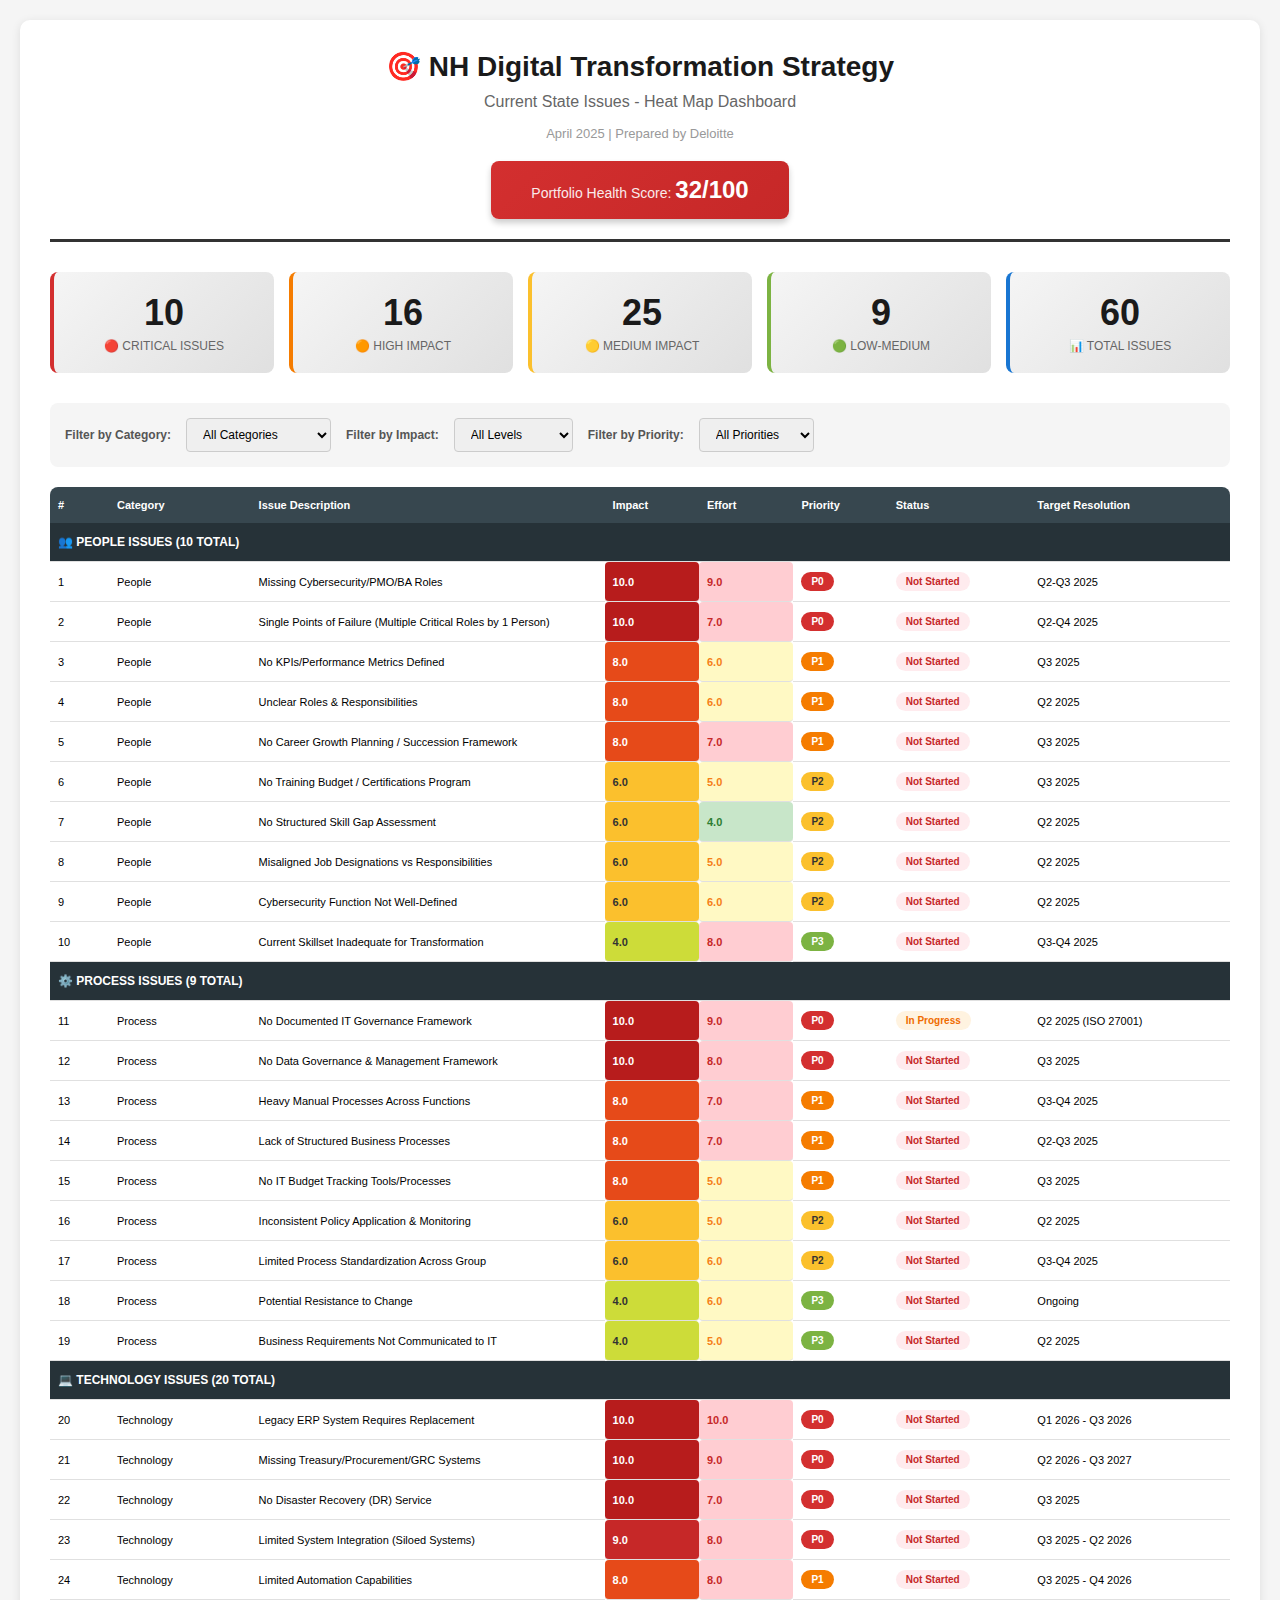
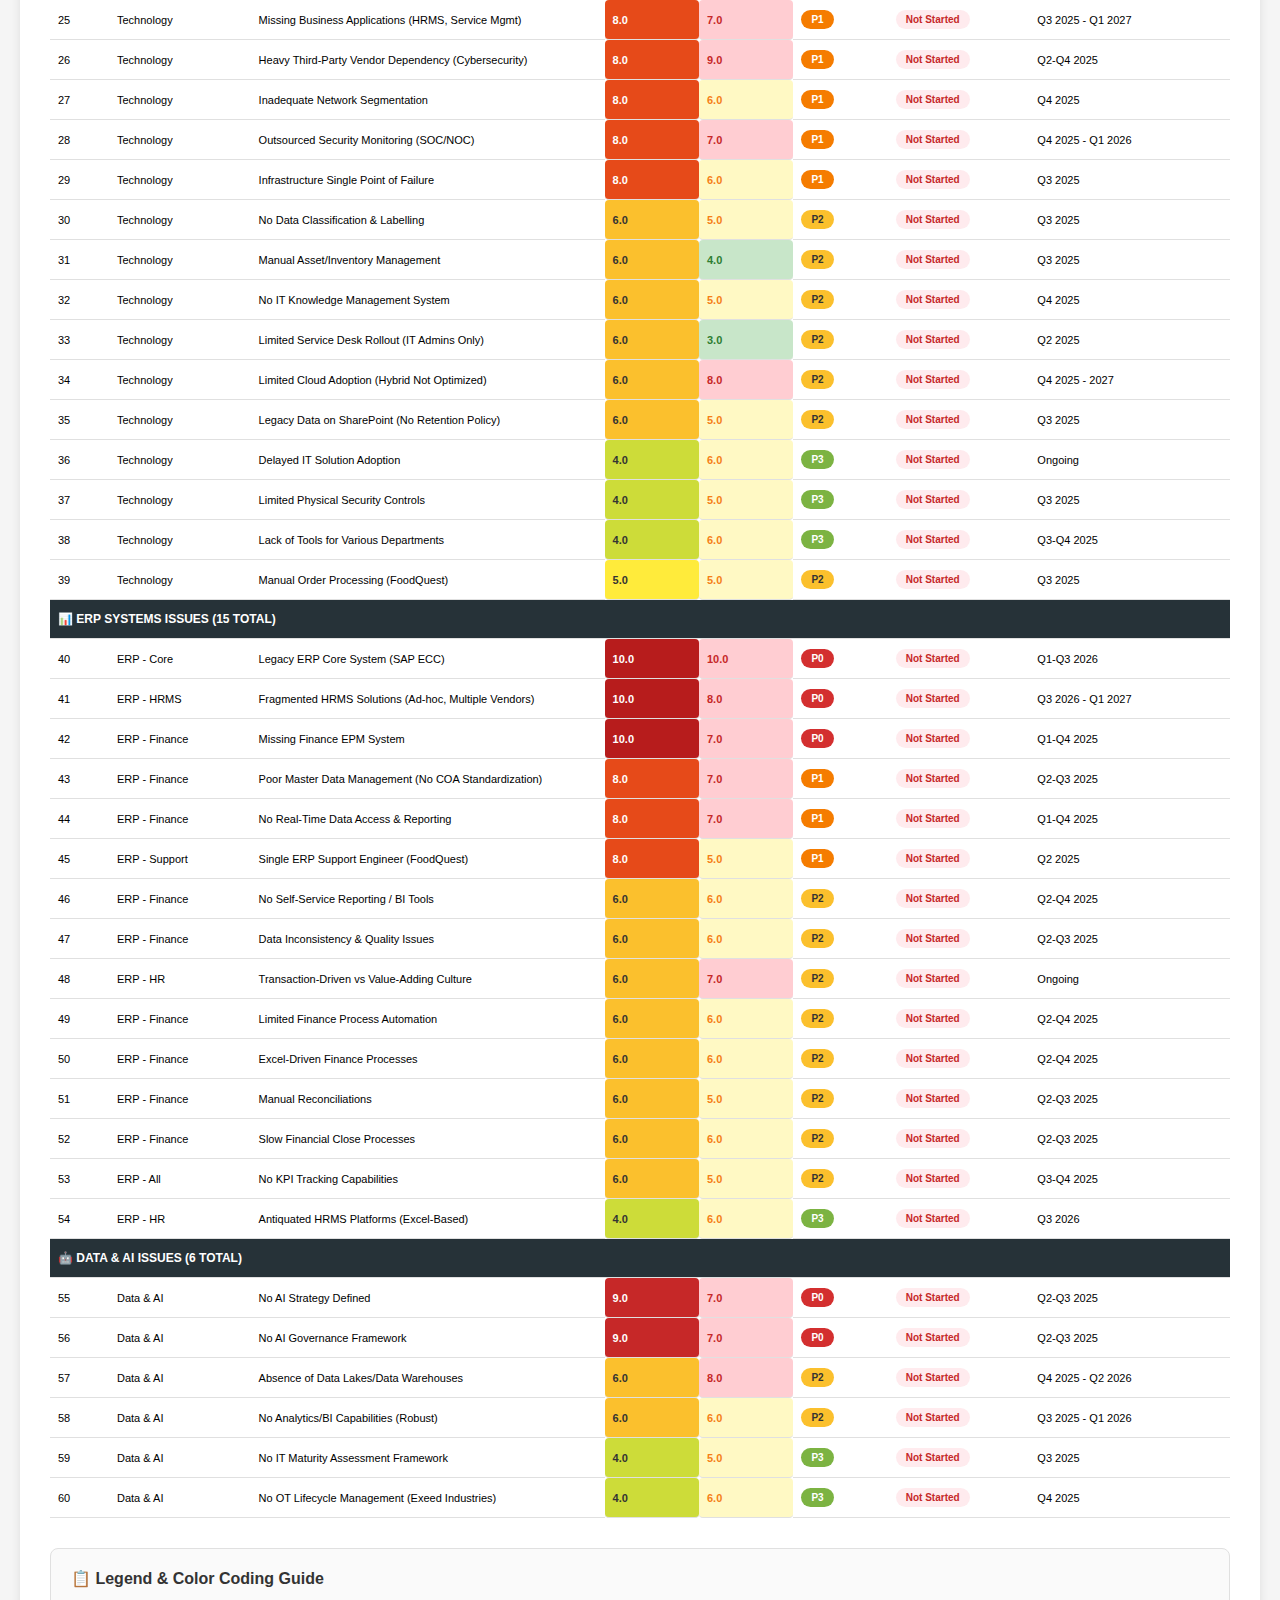
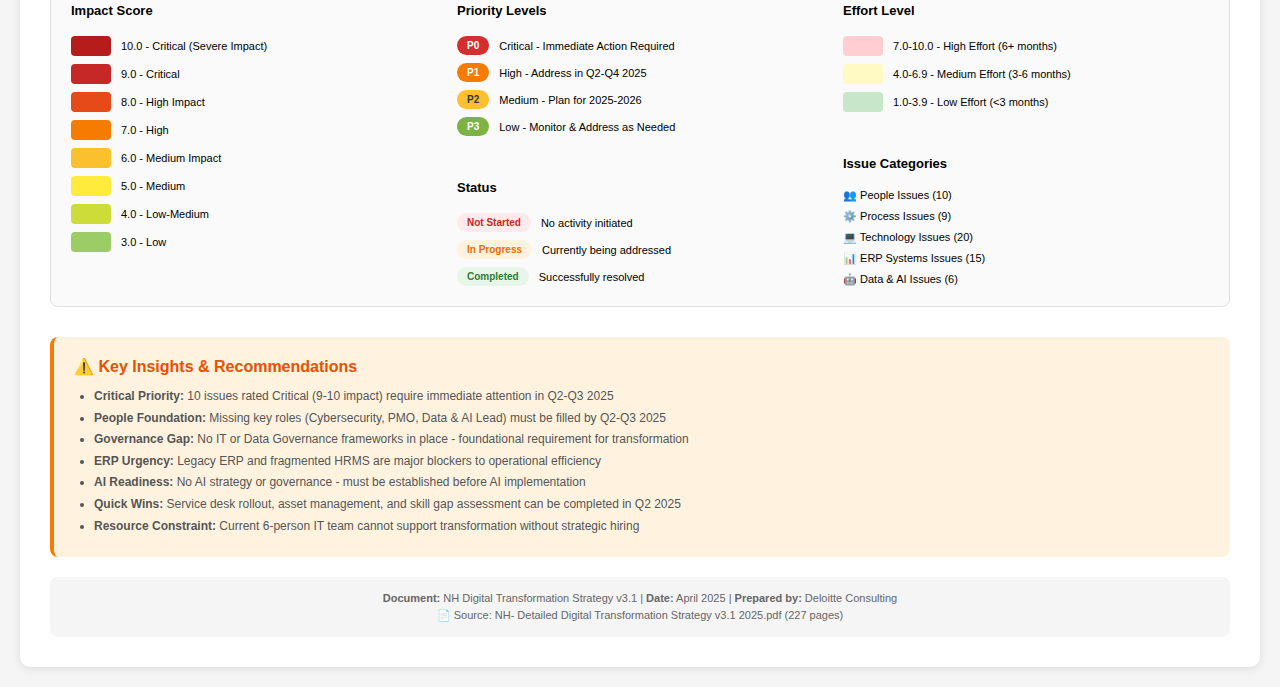
<file: NH_Digital_Transformation_Issues_HeatMap_Dashboard.html>
<!DOCTYPE html>
<html lang="en">
<head>
    <meta charset="UTF-8">
    <meta name="viewport" content="width=device-width, initial-scale=1.0">
    <title>NH Digital Transformation - Issues Heat Map Dashboard</title>
    <style>
        * {
            margin: 0;
            padding: 0;
            box-sizing: border-box;
        }
        
        body {
            font-family: 'Segoe UI', Tahoma, Geneva, Verdana, sans-serif;
            background: #f5f5f5;
            padding: 20px;
        }
        
        .dashboard-container {
            max-width: 1600px;
            margin: 0 auto;
            background: white;
            padding: 30px;
            border-radius: 10px;
            box-shadow: 0 2px 10px rgba(0,0,0,0.1);
        }
        
        .header {
            text-align: center;
            margin-bottom: 30px;
            padding-bottom: 20px;
            border-bottom: 3px solid #333;
        }
        
        .header h1 {
            font-size: 28px;
            color: #1a1a1a;
            margin-bottom: 10px;
        }
        
        .header .subtitle {
            font-size: 16px;
            color: #666;
            margin-bottom: 15px;
        }
        
        .health-score {
            display: inline-block;
            background: linear-gradient(135deg, #d32f2f 0%, #c62828 100%);
            color: white;
            padding: 15px 40px;
            border-radius: 8px;
            font-size: 24px;
            font-weight: bold;
            box-shadow: 0 4px 6px rgba(0,0,0,0.2);
        }
        
        .score-label {
            font-size: 14px;
            font-weight: normal;
            opacity: 0.9;
        }
        
        .summary-stats {
            display: grid;
            grid-template-columns: repeat(5, 1fr);
            gap: 15px;
            margin: 30px 0;
        }
        
        .stat-card {
            background: linear-gradient(135deg, #f5f5f5 0%, #e0e0e0 100%);
            padding: 20px;
            border-radius: 8px;
            text-align: center;
            border-left: 4px solid;
        }
        
        .stat-card.critical { border-left-color: #d32f2f; }
        .stat-card.high { border-left-color: #f57c00; }
        .stat-card.medium { border-left-color: #fbc02d; }
        .stat-card.low { border-left-color: #7cb342; }
        .stat-card.total { border-left-color: #1976d2; }
        
        .stat-number {
            font-size: 36px;
            font-weight: bold;
            color: #1a1a1a;
        }
        
        .stat-label {
            font-size: 12px;
            color: #666;
            margin-top: 5px;
            text-transform: uppercase;
        }
        
        .heatmap-table {
            width: 100%;
            border-collapse: separate;
            border-spacing: 0;
            margin-top: 20px;
            font-size: 11px;
            overflow-x: auto;
        }
        
        .heatmap-table th {
            background: #37474f;
            color: white;
            padding: 12px 8px;
            text-align: left;
            font-weight: 600;
            font-size: 11px;
            position: sticky;
            top: 0;
            z-index: 10;
        }
        
        .heatmap-table th:first-child {
            border-top-left-radius: 8px;
        }
        
        .heatmap-table th:last-child {
            border-top-right-radius: 8px;
        }
        
        .heatmap-table td {
            padding: 10px 8px;
            border-bottom: 1px solid #e0e0e0;
            text-align: left;
        }
        
        .heatmap-table tr:hover {
            background: #f5f5f5;
        }
        
        .category-header {
            background: #263238 !important;
            color: white !important;
            font-weight: bold;
            font-size: 12px;
            text-transform: uppercase;
        }
        
        .category-header td {
            padding: 12px 8px !important;
        }
        
        /* Heat map color coding for Impact */
        .impact-10 { background: #b71c1c; color: white; font-weight: bold; }
        .impact-9 { background: #c62828; color: white; font-weight: bold; }
        .impact-8 { background: #e64a19; color: white; font-weight: bold; }
        .impact-7 { background: #f57c00; color: white; }
        .impact-6 { background: #fbc02d; color: #333; }
        .impact-5 { background: #ffeb3b; color: #333; }
        .impact-4 { background: #cddc39; color: #333; }
        .impact-3 { background: #9ccc65; color: #333; }
        .impact-2 { background: #66bb6a; color: white; }
        .impact-1 { background: #43a047; color: white; }
        
        /* Effort color coding */
        .effort-high { background: #ffcdd2; color: #c62828; font-weight: bold; }
        .effort-medium { background: #fff9c4; color: #f57f17; }
        .effort-low { background: #c8e6c9; color: #2e7d32; }
        
        .score-cell {
            text-align: center;
            font-weight: bold;
            border-radius: 4px;
            min-width: 45px;
        }
        
        .priority-badge {
            display: inline-block;
            padding: 4px 10px;
            border-radius: 12px;
            font-size: 10px;
            font-weight: bold;
            text-align: center;
        }
        
        .priority-p0 { background: #d32f2f; color: white; }
        .priority-p1 { background: #f57c00; color: white; }
        .priority-p2 { background: #fbc02d; color: #333; }
        .priority-p3 { background: #7cb342; color: white; }
        
        .status-badge {
            display: inline-block;
            padding: 4px 10px;
            border-radius: 12px;
            font-size: 10px;
            font-weight: bold;
        }
        
        .status-not-started { background: #ffebee; color: #c62828; }
        .status-in-progress { background: #fff3e0; color: #ef6c00; }
        .status-completed { background: #e8f5e9; color: #2e7d32; }
        
        .legend {
            margin-top: 30px;
            padding: 20px;
            background: #fafafa;
            border-radius: 8px;
            border: 1px solid #e0e0e0;
        }
        
        .legend h3 {
            margin-bottom: 15px;
            color: #333;
            font-size: 16px;
        }
        
        .legend-grid {
            display: grid;
            grid-template-columns: repeat(3, 1fr);
            gap: 20px;
        }
        
        .legend-section {
            display: flex;
            flex-direction: column;
            gap: 8px;
        }
        
        .legend-item {
            display: flex;
            align-items: center;
            gap: 10px;
            font-size: 11px;
        }
        
        .legend-color {
            width: 40px;
            height: 20px;
            border-radius: 4px;
        }
        
        .filter-section {
            margin: 20px 0;
            padding: 15px;
            background: #f5f5f5;
            border-radius: 8px;
            display: flex;
            gap: 15px;
            align-items: center;
        }
        
        .filter-section label {
            font-size: 12px;
            font-weight: 600;
            color: #555;
        }
        
        .filter-section select {
            padding: 8px 12px;
            border: 1px solid #ccc;
            border-radius: 4px;
            font-size: 12px;
            cursor: pointer;
        }
        
        @media print {
            body {
                padding: 0;
            }
            .filter-section {
                display: none;
            }
        }
    </style>
</head>
<body>
    <div class="dashboard-container">
        <div class="header">
            <h1>🎯 NH Digital Transformation Strategy</h1>
            <div class="subtitle">Current State Issues - Heat Map Dashboard</div>
            <div class="subtitle" style="font-size: 13px; color: #999;">April 2025 | Prepared by Deloitte</div>
            <div style="margin-top: 20px;">
                <div class="health-score">
                    <span class="score-label">Portfolio Health Score: </span>32/100
                </div>
            </div>
        </div>

        <div class="summary-stats">
            <div class="stat-card critical">
                <div class="stat-number">10</div>
                <div class="stat-label">🔴 Critical Issues</div>
            </div>
            <div class="stat-card high">
                <div class="stat-number">16</div>
                <div class="stat-label">🟠 High Impact</div>
            </div>
            <div class="stat-card medium">
                <div class="stat-number">25</div>
                <div class="stat-label">🟡 Medium Impact</div>
            </div>
            <div class="stat-card low">
                <div class="stat-number">9</div>
                <div class="stat-label">🟢 Low-Medium</div>
            </div>
            <div class="stat-card total">
                <div class="stat-number">60</div>
                <div class="stat-label">📊 Total Issues</div>
            </div>
        </div>

        <div class="filter-section">
            <label>Filter by Category:</label>
            <select id="categoryFilter" onchange="filterTable()">
                <option value="all">All Categories</option>
                <option value="people">People (10)</option>
                <option value="process">Process (9)</option>
                <option value="technology">Technology (20)</option>
                <option value="erp">ERP Systems (15)</option>
                <option value="data">Data & AI (6)</option>
            </select>
            
            <label>Filter by Impact:</label>
            <select id="impactFilter" onchange="filterTable()">
                <option value="all">All Levels</option>
                <option value="critical">Critical (9-10)</option>
                <option value="high">High (7-8)</option>
                <option value="medium">Medium (5-6)</option>
                <option value="low">Low (3-4)</option>
            </select>
            
            <label>Filter by Priority:</label>
            <select id="priorityFilter" onchange="filterTable()">
                <option value="all">All Priorities</option>
                <option value="P0">P0 - Critical</option>
                <option value="P1">P1 - High</option>
                <option value="P2">P2 - Medium</option>
                <option value="P3">P3 - Low</option>
            </select>
        </div>

        <table class="heatmap-table" id="heatmapTable">
            <thead>
                <tr>
                    <th style="width: 5%;">#</th>
                    <th style="width: 12%;">Category</th>
                    <th style="width: 30%;">Issue Description</th>
                    <th style="width: 8%;">Impact</th>
                    <th style="width: 8%;">Effort</th>
                    <th style="width: 8%;">Priority</th>
                    <th style="width: 12%;">Status</th>
                    <th style="width: 17%;">Target Resolution</th>
                </tr>
            </thead>
            <tbody>
                <!-- PEOPLE CATEGORY -->
                <tr class="category-header">
                    <td colspan="8">👥 PEOPLE ISSUES (10 Total)</td>
                </tr>
                <tr data-category="people" data-impact="critical" data-priority="P0">
                    <td>1</td>
                    <td>People</td>
                    <td>Missing Cybersecurity/PMO/BA Roles</td>
                    <td class="score-cell impact-10">10.0</td>
                    <td class="score-cell effort-high">9.0</td>
                    <td><span class="priority-badge priority-p0">P0</span></td>
                    <td><span class="status-badge status-not-started">Not Started</span></td>
                    <td>Q2-Q3 2025</td>
                </tr>
                <tr data-category="people" data-impact="critical" data-priority="P0">
                    <td>2</td>
                    <td>People</td>
                    <td>Single Points of Failure (Multiple Critical Roles by 1 Person)</td>
                    <td class="score-cell impact-10">10.0</td>
                    <td class="score-cell effort-high">7.0</td>
                    <td><span class="priority-badge priority-p0">P0</span></td>
                    <td><span class="status-badge status-not-started">Not Started</span></td>
                    <td>Q2-Q4 2025</td>
                </tr>
                <tr data-category="people" data-impact="high" data-priority="P1">
                    <td>3</td>
                    <td>People</td>
                    <td>No KPIs/Performance Metrics Defined</td>
                    <td class="score-cell impact-8">8.0</td>
                    <td class="score-cell effort-medium">6.0</td>
                    <td><span class="priority-badge priority-p1">P1</span></td>
                    <td><span class="status-badge status-not-started">Not Started</span></td>
                    <td>Q3 2025</td>
                </tr>
                <tr data-category="people" data-impact="high" data-priority="P1">
                    <td>4</td>
                    <td>People</td>
                    <td>Unclear Roles & Responsibilities</td>
                    <td class="score-cell impact-8">8.0</td>
                    <td class="score-cell effort-medium">6.0</td>
                    <td><span class="priority-badge priority-p1">P1</span></td>
                    <td><span class="status-badge status-not-started">Not Started</span></td>
                    <td>Q2 2025</td>
                </tr>
                <tr data-category="people" data-impact="high" data-priority="P1">
                    <td>5</td>
                    <td>People</td>
                    <td>No Career Growth Planning / Succession Framework</td>
                    <td class="score-cell impact-8">8.0</td>
                    <td class="score-cell effort-high">7.0</td>
                    <td><span class="priority-badge priority-p1">P1</span></td>
                    <td><span class="status-badge status-not-started">Not Started</span></td>
                    <td>Q3 2025</td>
                </tr>
                <tr data-category="people" data-impact="medium" data-priority="P2">
                    <td>6</td>
                    <td>People</td>
                    <td>No Training Budget / Certifications Program</td>
                    <td class="score-cell impact-6">6.0</td>
                    <td class="score-cell effort-medium">5.0</td>
                    <td><span class="priority-badge priority-p2">P2</span></td>
                    <td><span class="status-badge status-not-started">Not Started</span></td>
                    <td>Q3 2025</td>
                </tr>
                <tr data-category="people" data-impact="medium" data-priority="P2">
                    <td>7</td>
                    <td>People</td>
                    <td>No Structured Skill Gap Assessment</td>
                    <td class="score-cell impact-6">6.0</td>
                    <td class="score-cell effort-low">4.0</td>
                    <td><span class="priority-badge priority-p2">P2</span></td>
                    <td><span class="status-badge status-not-started">Not Started</span></td>
                    <td>Q2 2025</td>
                </tr>
                <tr data-category="people" data-impact="medium" data-priority="P2">
                    <td>8</td>
                    <td>People</td>
                    <td>Misaligned Job Designations vs Responsibilities</td>
                    <td class="score-cell impact-6">6.0</td>
                    <td class="score-cell effort-medium">5.0</td>
                    <td><span class="priority-badge priority-p2">P2</span></td>
                    <td><span class="status-badge status-not-started">Not Started</span></td>
                    <td>Q2 2025</td>
                </tr>
                <tr data-category="people" data-impact="medium" data-priority="P2">
                    <td>9</td>
                    <td>People</td>
                    <td>Cybersecurity Function Not Well-Defined</td>
                    <td class="score-cell impact-6">6.0</td>
                    <td class="score-cell effort-medium">6.0</td>
                    <td><span class="priority-badge priority-p2">P2</span></td>
                    <td><span class="status-badge status-not-started">Not Started</span></td>
                    <td>Q2 2025</td>
                </tr>
                <tr data-category="people" data-impact="low" data-priority="P3">
                    <td>10</td>
                    <td>People</td>
                    <td>Current Skillset Inadequate for Transformation</td>
                    <td class="score-cell impact-4">4.0</td>
                    <td class="score-cell effort-high">8.0</td>
                    <td><span class="priority-badge priority-p3">P3</span></td>
                    <td><span class="status-badge status-not-started">Not Started</span></td>
                    <td>Q3-Q4 2025</td>
                </tr>

                <!-- PROCESS CATEGORY -->
                <tr class="category-header">
                    <td colspan="8">⚙️ PROCESS ISSUES (9 Total)</td>
                </tr>
                <tr data-category="process" data-impact="critical" data-priority="P0">
                    <td>11</td>
                    <td>Process</td>
                    <td>No Documented IT Governance Framework</td>
                    <td class="score-cell impact-10">10.0</td>
                    <td class="score-cell effort-high">9.0</td>
                    <td><span class="priority-badge priority-p0">P0</span></td>
                    <td><span class="status-badge status-in-progress">In Progress</span></td>
                    <td>Q2 2025 (ISO 27001)</td>
                </tr>
                <tr data-category="process" data-impact="critical" data-priority="P0">
                    <td>12</td>
                    <td>Process</td>
                    <td>No Data Governance & Management Framework</td>
                    <td class="score-cell impact-10">10.0</td>
                    <td class="score-cell effort-high">8.0</td>
                    <td><span class="priority-badge priority-p0">P0</span></td>
                    <td><span class="status-badge status-not-started">Not Started</span></td>
                    <td>Q3 2025</td>
                </tr>
                <tr data-category="process" data-impact="high" data-priority="P1">
                    <td>13</td>
                    <td>Process</td>
                    <td>Heavy Manual Processes Across Functions</td>
                    <td class="score-cell impact-8">8.0</td>
                    <td class="score-cell effort-high">7.0</td>
                    <td><span class="priority-badge priority-p1">P1</span></td>
                    <td><span class="status-badge status-not-started">Not Started</span></td>
                    <td>Q3-Q4 2025</td>
                </tr>
                <tr data-category="process" data-impact="high" data-priority="P1">
                    <td>14</td>
                    <td>Process</td>
                    <td>Lack of Structured Business Processes</td>
                    <td class="score-cell impact-8">8.0</td>
                    <td class="score-cell effort-high">7.0</td>
                    <td><span class="priority-badge priority-p1">P1</span></td>
                    <td><span class="status-badge status-not-started">Not Started</span></td>
                    <td>Q2-Q3 2025</td>
                </tr>
                <tr data-category="process" data-impact="high" data-priority="P1">
                    <td>15</td>
                    <td>Process</td>
                    <td>No IT Budget Tracking Tools/Processes</td>
                    <td class="score-cell impact-8">8.0</td>
                    <td class="score-cell effort-medium">5.0</td>
                    <td><span class="priority-badge priority-p1">P1</span></td>
                    <td><span class="status-badge status-not-started">Not Started</span></td>
                    <td>Q3 2025</td>
                </tr>
                <tr data-category="process" data-impact="medium" data-priority="P2">
                    <td>16</td>
                    <td>Process</td>
                    <td>Inconsistent Policy Application & Monitoring</td>
                    <td class="score-cell impact-6">6.0</td>
                    <td class="score-cell effort-medium">5.0</td>
                    <td><span class="priority-badge priority-p2">P2</span></td>
                    <td><span class="status-badge status-not-started">Not Started</span></td>
                    <td>Q2 2025</td>
                </tr>
                <tr data-category="process" data-impact="medium" data-priority="P2">
                    <td>17</td>
                    <td>Process</td>
                    <td>Limited Process Standardization Across Group</td>
                    <td class="score-cell impact-6">6.0</td>
                    <td class="score-cell effort-medium">6.0</td>
                    <td><span class="priority-badge priority-p2">P2</span></td>
                    <td><span class="status-badge status-not-started">Not Started</span></td>
                    <td>Q3-Q4 2025</td>
                </tr>
                <tr data-category="process" data-impact="low" data-priority="P3">
                    <td>18</td>
                    <td>Process</td>
                    <td>Potential Resistance to Change</td>
                    <td class="score-cell impact-4">4.0</td>
                    <td class="score-cell effort-medium">6.0</td>
                    <td><span class="priority-badge priority-p3">P3</span></td>
                    <td><span class="status-badge status-not-started">Not Started</span></td>
                    <td>Ongoing</td>
                </tr>
                <tr data-category="process" data-impact="low" data-priority="P3">
                    <td>19</td>
                    <td>Process</td>
                    <td>Business Requirements Not Communicated to IT</td>
                    <td class="score-cell impact-4">4.0</td>
                    <td class="score-cell effort-medium">5.0</td>
                    <td><span class="priority-badge priority-p3">P3</span></td>
                    <td><span class="status-badge status-not-started">Not Started</span></td>
                    <td>Q2 2025</td>
                </tr>

                <!-- TECHNOLOGY CATEGORY -->
                <tr class="category-header">
                    <td colspan="8">💻 TECHNOLOGY ISSUES (20 Total)</td>
                </tr>
                <tr data-category="technology" data-impact="critical" data-priority="P0">
                    <td>20</td>
                    <td>Technology</td>
                    <td>Legacy ERP System Requires Replacement</td>
                    <td class="score-cell impact-10">10.0</td>
                    <td class="score-cell effort-high">10.0</td>
                    <td><span class="priority-badge priority-p0">P0</span></td>
                    <td><span class="status-badge status-not-started">Not Started</span></td>
                    <td>Q1 2026 - Q3 2026</td>
                </tr>
                <tr data-category="technology" data-impact="critical" data-priority="P0">
                    <td>21</td>
                    <td>Technology</td>
                    <td>Missing Treasury/Procurement/GRC Systems</td>
                    <td class="score-cell impact-10">10.0</td>
                    <td class="score-cell effort-high">9.0</td>
                    <td><span class="priority-badge priority-p0">P0</span></td>
                    <td><span class="status-badge status-not-started">Not Started</span></td>
                    <td>Q2 2026 - Q3 2027</td>
                </tr>
                <tr data-category="technology" data-impact="critical" data-priority="P0">
                    <td>22</td>
                    <td>Technology</td>
                    <td>No Disaster Recovery (DR) Service</td>
                    <td class="score-cell impact-10">10.0</td>
                    <td class="score-cell effort-high">7.0</td>
                    <td><span class="priority-badge priority-p0">P0</span></td>
                    <td><span class="status-badge status-not-started">Not Started</span></td>
                    <td>Q3 2025</td>
                </tr>
                <tr data-category="technology" data-impact="critical" data-priority="P0">
                    <td>23</td>
                    <td>Technology</td>
                    <td>Limited System Integration (Siloed Systems)</td>
                    <td class="score-cell impact-9">9.0</td>
                    <td class="score-cell effort-high">8.0</td>
                    <td><span class="priority-badge priority-p0">P0</span></td>
                    <td><span class="status-badge status-not-started">Not Started</span></td>
                    <td>Q3 2025 - Q2 2026</td>
                </tr>
                <tr data-category="technology" data-impact="high" data-priority="P1">
                    <td>24</td>
                    <td>Technology</td>
                    <td>Limited Automation Capabilities</td>
                    <td class="score-cell impact-8">8.0</td>
                    <td class="score-cell effort-high">8.0</td>
                    <td><span class="priority-badge priority-p1">P1</span></td>
                    <td><span class="status-badge status-not-started">Not Started</span></td>
                    <td>Q3 2025 - Q4 2026</td>
                </tr>
                <tr data-category="technology" data-impact="high" data-priority="P1">
                    <td>25</td>
                    <td>Technology</td>
                    <td>Missing Business Applications (HRMS, Service Mgmt)</td>
                    <td class="score-cell impact-8">8.0</td>
                    <td class="score-cell effort-high">7.0</td>
                    <td><span class="priority-badge priority-p1">P1</span></td>
                    <td><span class="status-badge status-not-started">Not Started</span></td>
                    <td>Q3 2025 - Q1 2027</td>
                </tr>
                <tr data-category="technology" data-impact="high" data-priority="P1">
                    <td>26</td>
                    <td>Technology</td>
                    <td>Heavy Third-Party Vendor Dependency (Cybersecurity)</td>
                    <td class="score-cell impact-8">8.0</td>
                    <td class="score-cell effort-high">9.0</td>
                    <td><span class="priority-badge priority-p1">P1</span></td>
                    <td><span class="status-badge status-not-started">Not Started</span></td>
                    <td>Q2-Q4 2025</td>
                </tr>
                <tr data-category="technology" data-impact="high" data-priority="P1">
                    <td>27</td>
                    <td>Technology</td>
                    <td>Inadequate Network Segmentation</td>
                    <td class="score-cell impact-8">8.0</td>
                    <td class="score-cell effort-medium">6.0</td>
                    <td><span class="priority-badge priority-p1">P1</span></td>
                    <td><span class="status-badge status-not-started">Not Started</span></td>
                    <td>Q4 2025</td>
                </tr>
                <tr data-category="technology" data-impact="high" data-priority="P1">
                    <td>28</td>
                    <td>Technology</td>
                    <td>Outsourced Security Monitoring (SOC/NOC)</td>
                    <td class="score-cell impact-8">8.0</td>
                    <td class="score-cell effort-high">7.0</td>
                    <td><span class="priority-badge priority-p1">P1</span></td>
                    <td><span class="status-badge status-not-started">Not Started</span></td>
                    <td>Q4 2025 - Q1 2026</td>
                </tr>
                <tr data-category="technology" data-impact="high" data-priority="P1">
                    <td>29</td>
                    <td>Technology</td>
                    <td>Infrastructure Single Point of Failure</td>
                    <td class="score-cell impact-8">8.0</td>
                    <td class="score-cell effort-medium">6.0</td>
                    <td><span class="priority-badge priority-p1">P1</span></td>
                    <td><span class="status-badge status-not-started">Not Started</span></td>
                    <td>Q3 2025</td>
                </tr>
                <tr data-category="technology" data-impact="medium" data-priority="P2">
                    <td>30</td>
                    <td>Technology</td>
                    <td>No Data Classification & Labelling</td>
                    <td class="score-cell impact-6">6.0</td>
                    <td class="score-cell effort-medium">5.0</td>
                    <td><span class="priority-badge priority-p2">P2</span></td>
                    <td><span class="status-badge status-not-started">Not Started</span></td>
                    <td>Q3 2025</td>
                </tr>
                <tr data-category="technology" data-impact="medium" data-priority="P2">
                    <td>31</td>
                    <td>Technology</td>
                    <td>Manual Asset/Inventory Management</td>
                    <td class="score-cell impact-6">6.0</td>
                    <td class="score-cell effort-low">4.0</td>
                    <td><span class="priority-badge priority-p2">P2</span></td>
                    <td><span class="status-badge status-not-started">Not Started</span></td>
                    <td>Q3 2025</td>
                </tr>
                <tr data-category="technology" data-impact="medium" data-priority="P2">
                    <td>32</td>
                    <td>Technology</td>
                    <td>No IT Knowledge Management System</td>
                    <td class="score-cell impact-6">6.0</td>
                    <td class="score-cell effort-medium">5.0</td>
                    <td><span class="priority-badge priority-p2">P2</span></td>
                    <td><span class="status-badge status-not-started">Not Started</span></td>
                    <td>Q4 2025</td>
                </tr>
                <tr data-category="technology" data-impact="medium" data-priority="P2">
                    <td>33</td>
                    <td>Technology</td>
                    <td>Limited Service Desk Rollout (IT Admins Only)</td>
                    <td class="score-cell impact-6">6.0</td>
                    <td class="score-cell effort-low">3.0</td>
                    <td><span class="priority-badge priority-p2">P2</span></td>
                    <td><span class="status-badge status-not-started">Not Started</span></td>
                    <td>Q2 2025</td>
                </tr>
                <tr data-category="technology" data-impact="medium" data-priority="P2">
                    <td>34</td>
                    <td>Technology</td>
                    <td>Limited Cloud Adoption (Hybrid Not Optimized)</td>
                    <td class="score-cell impact-6">6.0</td>
                    <td class="score-cell effort-high">8.0</td>
                    <td><span class="priority-badge priority-p2">P2</span></td>
                    <td><span class="status-badge status-not-started">Not Started</span></td>
                    <td>Q4 2025 - 2027</td>
                </tr>
                <tr data-category="technology" data-impact="medium" data-priority="P2">
                    <td>35</td>
                    <td>Technology</td>
                    <td>Legacy Data on SharePoint (No Retention Policy)</td>
                    <td class="score-cell impact-6">6.0</td>
                    <td class="score-cell effort-medium">5.0</td>
                    <td><span class="priority-badge priority-p2">P2</span></td>
                    <td><span class="status-badge status-not-started">Not Started</span></td>
                    <td>Q3 2025</td>
                </tr>
                <tr data-category="technology" data-impact="low" data-priority="P3">
                    <td>36</td>
                    <td>Technology</td>
                    <td>Delayed IT Solution Adoption</td>
                    <td class="score-cell impact-4">4.0</td>
                    <td class="score-cell effort-medium">6.0</td>
                    <td><span class="priority-badge priority-p3">P3</span></td>
                    <td><span class="status-badge status-not-started">Not Started</span></td>
                    <td>Ongoing</td>
                </tr>
                <tr data-category="technology" data-impact="low" data-priority="P3">
                    <td>37</td>
                    <td>Technology</td>
                    <td>Limited Physical Security Controls</td>
                    <td class="score-cell impact-4">4.0</td>
                    <td class="score-cell effort-medium">5.0</td>
                    <td><span class="priority-badge priority-p3">P3</span></td>
                    <td><span class="status-badge status-not-started">Not Started</span></td>
                    <td>Q3 2025</td>
                </tr>
                <tr data-category="technology" data-impact="low" data-priority="P3">
                    <td>38</td>
                    <td>Technology</td>
                    <td>Lack of Tools for Various Departments</td>
                    <td class="score-cell impact-4">4.0</td>
                    <td class="score-cell effort-medium">6.0</td>
                    <td><span class="priority-badge priority-p3">P3</span></td>
                    <td><span class="status-badge status-not-started">Not Started</span></td>
                    <td>Q3-Q4 2025</td>
                </tr>
                <tr data-category="technology" data-impact="low" data-priority="P3">
                    <td>39</td>
                    <td>Technology</td>
                    <td>Manual Order Processing (FoodQuest)</td>
                    <td class="score-cell impact-5">5.0</td>
                    <td class="score-cell effort-medium">5.0</td>
                    <td><span class="priority-badge priority-p2">P2</span></td>
                    <td><span class="status-badge status-not-started">Not Started</span></td>
                    <td>Q3 2025</td>
                </tr>

                <!-- ERP SYSTEMS CATEGORY -->
                <tr class="category-header">
                    <td colspan="8">📊 ERP SYSTEMS ISSUES (15 Total)</td>
                </tr>
                <tr data-category="erp" data-impact="critical" data-priority="P0">
                    <td>40</td>
                    <td>ERP - Core</td>
                    <td>Legacy ERP Core System (SAP ECC)</td>
                    <td class="score-cell impact-10">10.0</td>
                    <td class="score-cell effort-high">10.0</td>
                    <td><span class="priority-badge priority-p0">P0</span></td>
                    <td><span class="status-badge status-not-started">Not Started</span></td>
                    <td>Q1-Q3 2026</td>
                </tr>
                <tr data-category="erp" data-impact="critical" data-priority="P0">
                    <td>41</td>
                    <td>ERP - HRMS</td>
                    <td>Fragmented HRMS Solutions (Ad-hoc, Multiple Vendors)</td>
                    <td class="score-cell impact-10">10.0</td>
                    <td class="score-cell effort-high">8.0</td>
                    <td><span class="priority-badge priority-p0">P0</span></td>
                    <td><span class="status-badge status-not-started">Not Started</span></td>
                    <td>Q3 2026 - Q1 2027</td>
                </tr>
                <tr data-category="erp" data-impact="critical" data-priority="P0">
                    <td>42</td>
                    <td>ERP - Finance</td>
                    <td>Missing Finance EPM System</td>
                    <td class="score-cell impact-10">10.0</td>
                    <td class="score-cell effort-high">7.0</td>
                    <td><span class="priority-badge priority-p0">P0</span></td>
                    <td><span class="status-badge status-not-started">Not Started</span></td>
                    <td>Q1-Q4 2025</td>
                </tr>
                <tr data-category="erp" data-impact="high" data-priority="P1">
                    <td>43</td>
                    <td>ERP - Finance</td>
                    <td>Poor Master Data Management (No COA Standardization)</td>
                    <td class="score-cell impact-8">8.0</td>
                    <td class="score-cell effort-high">7.0</td>
                    <td><span class="priority-badge priority-p1">P1</span></td>
                    <td><span class="status-badge status-not-started">Not Started</span></td>
                    <td>Q2-Q3 2025</td>
                </tr>
                <tr data-category="erp" data-impact="high" data-priority="P1">
                    <td>44</td>
                    <td>ERP - Finance</td>
                    <td>No Real-Time Data Access & Reporting</td>
                    <td class="score-cell impact-8">8.0</td>
                    <td class="score-cell effort-high">7.0</td>
                    <td><span class="priority-badge priority-p1">P1</span></td>
                    <td><span class="status-badge status-not-started">Not Started</span></td>
                    <td>Q1-Q4 2025</td>
                </tr>
                <tr data-category="erp" data-impact="high" data-priority="P1">
                    <td>45</td>
                    <td>ERP - Support</td>
                    <td>Single ERP Support Engineer (FoodQuest)</td>
                    <td class="score-cell impact-8">8.0</td>
                    <td class="score-cell effort-medium">5.0</td>
                    <td><span class="priority-badge priority-p1">P1</span></td>
                    <td><span class="status-badge status-not-started">Not Started</span></td>
                    <td>Q2 2025</td>
                </tr>
                <tr data-category="erp" data-impact="medium" data-priority="P2">
                    <td>46</td>
                    <td>ERP - Finance</td>
                    <td>No Self-Service Reporting / BI Tools</td>
                    <td class="score-cell impact-6">6.0</td>
                    <td class="score-cell effort-medium">6.0</td>
                    <td><span class="priority-badge priority-p2">P2</span></td>
                    <td><span class="status-badge status-not-started">Not Started</span></td>
                    <td>Q2-Q4 2025</td>
                </tr>
                <tr data-category="erp" data-impact="medium" data-priority="P2">
                    <td>47</td>
                    <td>ERP - Finance</td>
                    <td>Data Inconsistency & Quality Issues</td>
                    <td class="score-cell impact-6">6.0</td>
                    <td class="score-cell effort-medium">6.0</td>
                    <td><span class="priority-badge priority-p2">P2</span></td>
                    <td><span class="status-badge status-not-started">Not Started</span></td>
                    <td>Q2-Q3 2025</td>
                </tr>
                <tr data-category="erp" data-impact="medium" data-priority="P2">
                    <td>48</td>
                    <td>ERP - HR</td>
                    <td>Transaction-Driven vs Value-Adding Culture</td>
                    <td class="score-cell impact-6">6.0</td>
                    <td class="score-cell effort-high">7.0</td>
                    <td><span class="priority-badge priority-p2">P2</span></td>
                    <td><span class="status-badge status-not-started">Not Started</span></td>
                    <td>Ongoing</td>
                </tr>
                <tr data-category="erp" data-impact="medium" data-priority="P2">
                    <td>49</td>
                    <td>ERP - Finance</td>
                    <td>Limited Finance Process Automation</td>
                    <td class="score-cell impact-6">6.0</td>
                    <td class="score-cell effort-medium">6.0</td>
                    <td><span class="priority-badge priority-p2">P2</span></td>
                    <td><span class="status-badge status-not-started">Not Started</span></td>
                    <td>Q2-Q4 2025</td>
                </tr>
                <tr data-category="erp" data-impact="medium" data-priority="P2">
                    <td>50</td>
                    <td>ERP - Finance</td>
                    <td>Excel-Driven Finance Processes</td>
                    <td class="score-cell impact-6">6.0</td>
                    <td class="score-cell effort-medium">6.0</td>
                    <td><span class="priority-badge priority-p2">P2</span></td>
                    <td><span class="status-badge status-not-started">Not Started</span></td>
                    <td>Q2-Q4 2025</td>
                </tr>
                <tr data-category="erp" data-impact="medium" data-priority="P2">
                    <td>51</td>
                    <td>ERP - Finance</td>
                    <td>Manual Reconciliations</td>
                    <td class="score-cell impact-6">6.0</td>
                    <td class="score-cell effort-medium">5.0</td>
                    <td><span class="priority-badge priority-p2">P2</span></td>
                    <td><span class="status-badge status-not-started">Not Started</span></td>
                    <td>Q2-Q3 2025</td>
                </tr>
                <tr data-category="erp" data-impact="medium" data-priority="P2">
                    <td>52</td>
                    <td>ERP - Finance</td>
                    <td>Slow Financial Close Processes</td>
                    <td class="score-cell impact-6">6.0</td>
                    <td class="score-cell effort-medium">6.0</td>
                    <td><span class="priority-badge priority-p2">P2</span></td>
                    <td><span class="status-badge status-not-started">Not Started</span></td>
                    <td>Q2-Q3 2025</td>
                </tr>
                <tr data-category="erp" data-impact="medium" data-priority="P2">
                    <td>53</td>
                    <td>ERP - All</td>
                    <td>No KPI Tracking Capabilities</td>
                    <td class="score-cell impact-6">6.0</td>
                    <td class="score-cell effort-medium">5.0</td>
                    <td><span class="priority-badge priority-p2">P2</span></td>
                    <td><span class="status-badge status-not-started">Not Started</span></td>
                    <td>Q3-Q4 2025</td>
                </tr>
                <tr data-category="erp" data-impact="low" data-priority="P3">
                    <td>54</td>
                    <td>ERP - HR</td>
                    <td>Antiquated HRMS Platforms (Excel-Based)</td>
                    <td class="score-cell impact-4">4.0</td>
                    <td class="score-cell effort-medium">6.0</td>
                    <td><span class="priority-badge priority-p3">P3</span></td>
                    <td><span class="status-badge status-not-started">Not Started</span></td>
                    <td>Q3 2026</td>
                </tr>

                <!-- DATA & AI CATEGORY -->
                <tr class="category-header">
                    <td colspan="8">🤖 DATA & AI ISSUES (6 Total)</td>
                </tr>
                <tr data-category="data" data-impact="critical" data-priority="P0">
                    <td>55</td>
                    <td>Data & AI</td>
                    <td>No AI Strategy Defined</td>
                    <td class="score-cell impact-9">9.0</td>
                    <td class="score-cell effort-high">7.0</td>
                    <td><span class="priority-badge priority-p0">P0</span></td>
                    <td><span class="status-badge status-not-started">Not Started</span></td>
                    <td>Q2-Q3 2025</td>
                </tr>
                <tr data-category="data" data-impact="critical" data-priority="P0">
                    <td>56</td>
                    <td>Data & AI</td>
                    <td>No AI Governance Framework</td>
                    <td class="score-cell impact-9">9.0</td>
                    <td class="score-cell effort-high">7.0</td>
                    <td><span class="priority-badge priority-p0">P0</span></td>
                    <td><span class="status-badge status-not-started">Not Started</span></td>
                    <td>Q2-Q3 2025</td>
                </tr>
                <tr data-category="data" data-impact="medium" data-priority="P2">
                    <td>57</td>
                    <td>Data & AI</td>
                    <td>Absence of Data Lakes/Data Warehouses</td>
                    <td class="score-cell impact-6">6.0</td>
                    <td class="score-cell effort-high">8.0</td>
                    <td><span class="priority-badge priority-p2">P2</span></td>
                    <td><span class="status-badge status-not-started">Not Started</span></td>
                    <td>Q4 2025 - Q2 2026</td>
                </tr>
                <tr data-category="data" data-impact="medium" data-priority="P2">
                    <td>58</td>
                    <td>Data & AI</td>
                    <td>No Analytics/BI Capabilities (Robust)</td>
                    <td class="score-cell impact-6">6.0</td>
                    <td class="score-cell effort-medium">6.0</td>
                    <td><span class="priority-badge priority-p2">P2</span></td>
                    <td><span class="status-badge status-not-started">Not Started</span></td>
                    <td>Q3 2025 - Q1 2026</td>
                </tr>
                <tr data-category="data" data-impact="low" data-priority="P3">
                    <td>59</td>
                    <td>Data & AI</td>
                    <td>No IT Maturity Assessment Framework</td>
                    <td class="score-cell impact-4">4.0</td>
                    <td class="score-cell effort-medium">5.0</td>
                    <td><span class="priority-badge priority-p3">P3</span></td>
                    <td><span class="status-badge status-not-started">Not Started</span></td>
                    <td>Q3 2025</td>
                </tr>
                <tr data-category="data" data-impact="low" data-priority="P3">
                    <td>60</td>
                    <td>Data & AI</td>
                    <td>No OT Lifecycle Management (Exeed Industries)</td>
                    <td class="score-cell impact-4">4.0</td>
                    <td class="score-cell effort-medium">6.0</td>
                    <td><span class="priority-badge priority-p3">P3</span></td>
                    <td><span class="status-badge status-not-started">Not Started</span></td>
                    <td>Q4 2025</td>
                </tr>
            </tbody>
        </table>

        <div class="legend">
            <h3>📋 Legend & Color Coding Guide</h3>
            <div class="legend-grid">
                <div class="legend-section">
                    <h4 style="font-size: 13px; margin-bottom: 10px;">Impact Score</h4>
                    <div class="legend-item">
                        <div class="legend-color impact-10"></div>
                        <span>10.0 - Critical (Severe Impact)</span>
                    </div>
                    <div class="legend-item">
                        <div class="legend-color impact-9"></div>
                        <span>9.0 - Critical</span>
                    </div>
                    <div class="legend-item">
                        <div class="legend-color impact-8"></div>
                        <span>8.0 - High Impact</span>
                    </div>
                    <div class="legend-item">
                        <div class="legend-color impact-7"></div>
                        <span>7.0 - High</span>
                    </div>
                    <div class="legend-item">
                        <div class="legend-color impact-6"></div>
                        <span>6.0 - Medium Impact</span>
                    </div>
                    <div class="legend-item">
                        <div class="legend-color impact-5"></div>
                        <span>5.0 - Medium</span>
                    </div>
                    <div class="legend-item">
                        <div class="legend-color impact-4"></div>
                        <span>4.0 - Low-Medium</span>
                    </div>
                    <div class="legend-item">
                        <div class="legend-color impact-3"></div>
                        <span>3.0 - Low</span>
                    </div>
                </div>
                
                <div class="legend-section">
                    <h4 style="font-size: 13px; margin-bottom: 10px;">Priority Levels</h4>
                    <div class="legend-item">
                        <span class="priority-badge priority-p0">P0</span>
                        <span>Critical - Immediate Action Required</span>
                    </div>
                    <div class="legend-item">
                        <span class="priority-badge priority-p1">P1</span>
                        <span>High - Address in Q2-Q4 2025</span>
                    </div>
                    <div class="legend-item">
                        <span class="priority-badge priority-p2">P2</span>
                        <span>Medium - Plan for 2025-2026</span>
                    </div>
                    <div class="legend-item">
                        <span class="priority-badge priority-p3">P3</span>
                        <span>Low - Monitor & Address as Needed</span>
                    </div>
                    <br>
                    <h4 style="font-size: 13px; margin-bottom: 10px; margin-top: 10px;">Status</h4>
                    <div class="legend-item">
                        <span class="status-badge status-not-started">Not Started</span>
                        <span>No activity initiated</span>
                    </div>
                    <div class="legend-item">
                        <span class="status-badge status-in-progress">In Progress</span>
                        <span>Currently being addressed</span>
                    </div>
                    <div class="legend-item">
                        <span class="status-badge status-completed">Completed</span>
                        <span>Successfully resolved</span>
                    </div>
                </div>
                
                <div class="legend-section">
                    <h4 style="font-size: 13px; margin-bottom: 10px;">Effort Level</h4>
                    <div class="legend-item">
                        <div class="legend-color effort-high"></div>
                        <span>7.0-10.0 - High Effort (6+ months)</span>
                    </div>
                    <div class="legend-item">
                        <div class="legend-color effort-medium"></div>
                        <span>4.0-6.9 - Medium Effort (3-6 months)</span>
                    </div>
                    <div class="legend-item">
                        <div class="legend-color effort-low"></div>
                        <span>1.0-3.9 - Low Effort (&lt;3 months)</span>
                    </div>
                    <br>
                    <h4 style="font-size: 13px; margin-bottom: 10px; margin-top: 10px;">Issue Categories</h4>
                    <div class="legend-item">
                        <span>👥 People Issues (10)</span>
                    </div>
                    <div class="legend-item">
                        <span>⚙️ Process Issues (9)</span>
                    </div>
                    <div class="legend-item">
                        <span>💻 Technology Issues (20)</span>
                    </div>
                    <div class="legend-item">
                        <span>📊 ERP Systems Issues (15)</span>
                    </div>
                    <div class="legend-item">
                        <span>🤖 Data & AI Issues (6)</span>
                    </div>
                </div>
            </div>
        </div>

        <div style="margin-top: 30px; padding: 20px; background: #fff3e0; border-left: 4px solid #f57c00; border-radius: 8px;">
            <h3 style="color: #e65100; margin-bottom: 10px; font-size: 16px;">⚠️ Key Insights & Recommendations</h3>
            <ul style="margin-left: 20px; color: #555; font-size: 12px; line-height: 1.8;">
                <li><strong>Critical Priority:</strong> 10 issues rated Critical (9-10 impact) require immediate attention in Q2-Q3 2025</li>
                <li><strong>People Foundation:</strong> Missing key roles (Cybersecurity, PMO, Data & AI Lead) must be filled by Q2-Q3 2025</li>
                <li><strong>Governance Gap:</strong> No IT or Data Governance frameworks in place - foundational requirement for transformation</li>
                <li><strong>ERP Urgency:</strong> Legacy ERP and fragmented HRMS are major blockers to operational efficiency</li>
                <li><strong>AI Readiness:</strong> No AI strategy or governance - must be established before AI implementation</li>
                <li><strong>Quick Wins:</strong> Service desk rollout, asset management, and skill gap assessment can be completed in Q2 2025</li>
                <li><strong>Resource Constraint:</strong> Current 6-person IT team cannot support transformation without strategic hiring</li>
            </ul>
        </div>

        <div style="margin-top: 20px; text-align: center; padding: 15px; background: #f5f5f5; border-radius: 8px; font-size: 11px; color: #666;">
            <p><strong>Document:</strong> NH Digital Transformation Strategy v3.1 | <strong>Date:</strong> April 2025 | <strong>Prepared by:</strong> Deloitte Consulting</p>
            <p style="margin-top: 5px;">📄 Source: NH- Detailed Digital Transformation Strategy v3.1 2025.pdf (227 pages)</p>
        </div>
    </div>

    <script>
        function filterTable() {
            const categoryFilter = document.getElementById('categoryFilter').value;
            const impactFilter = document.getElementById('impactFilter').value;
            const priorityFilter = document.getElementById('priorityFilter').value;
            
            const table = document.getElementById('heatmapTable');
            const rows = table.getElementsByTagName('tbody')[0].getElementsByTagName('tr');
            
            for (let i = 0; i < rows.length; i++) {
                const row = rows[i];
                
                // Skip category headers
                if (row.classList.contains('category-header')) {
                    continue;
                }
                
                const category = row.getAttribute('data-category');
                const impact = row.getAttribute('data-impact');
                const priority = row.getAttribute('data-priority');
                
                let showRow = true;
                
                // Category filter
                if (categoryFilter !== 'all' && category !== categoryFilter) {
                    showRow = false;
                }
                
                // Impact filter
                if (impactFilter !== 'all' && impact !== impactFilter) {
                    showRow = false;
                }
                
                // Priority filter
                if (priorityFilter !== 'all' && priority !== priorityFilter) {
                    showRow = false;
                }
                
                row.style.display = showRow ? '' : 'none';
            }
        }
    </script>
</body>
</html>
</file>
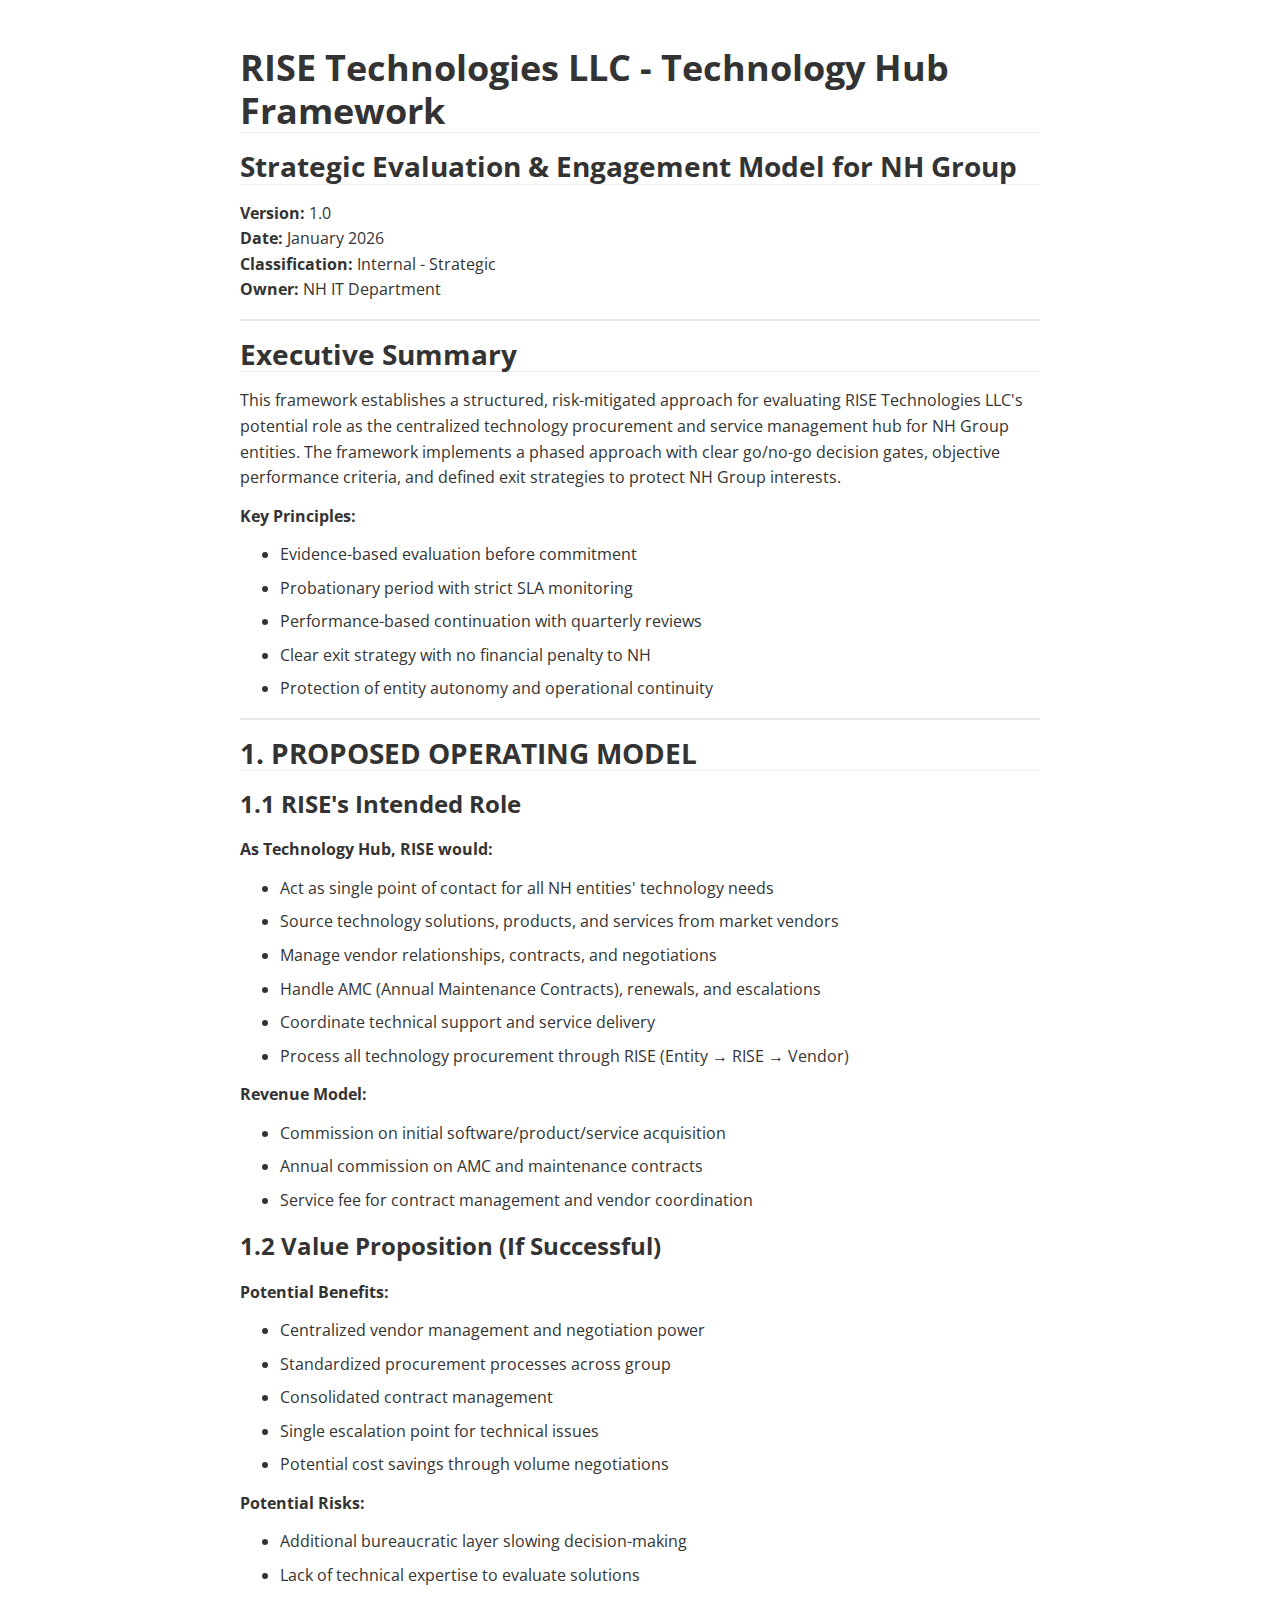
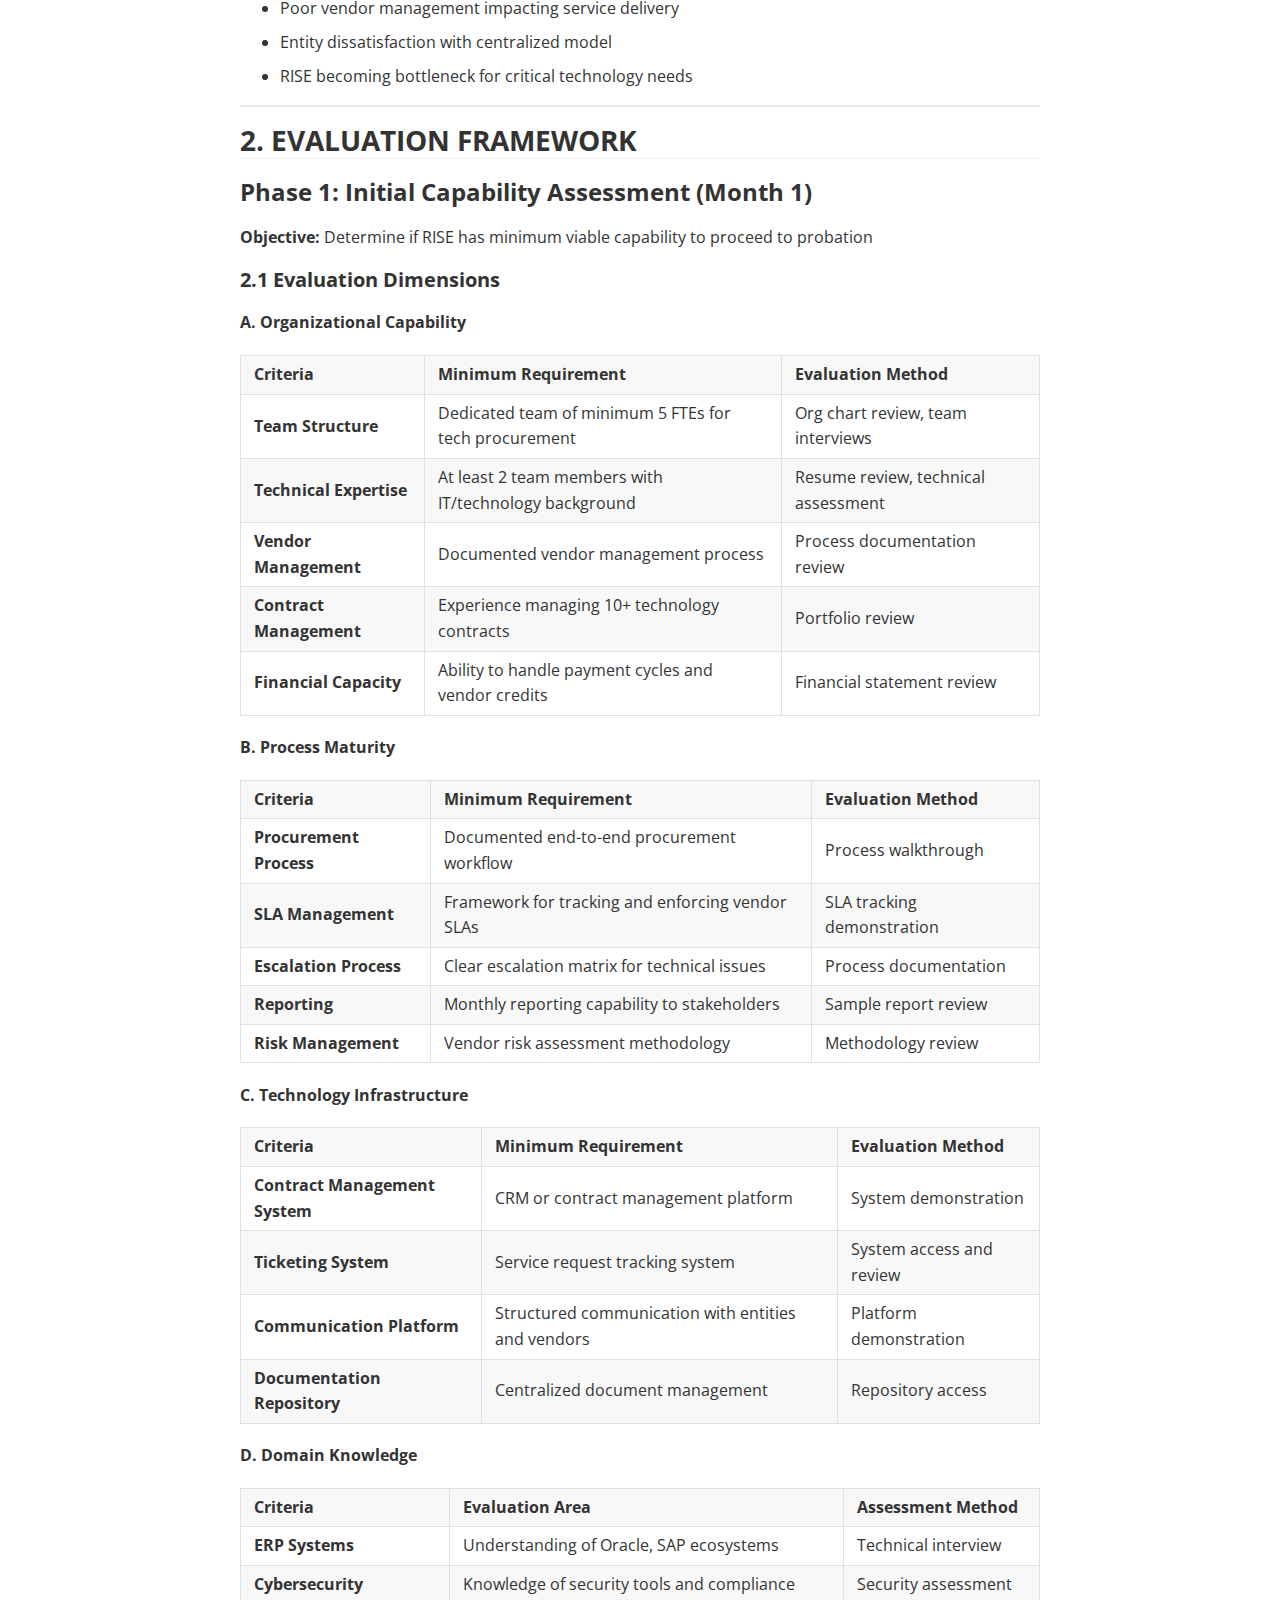
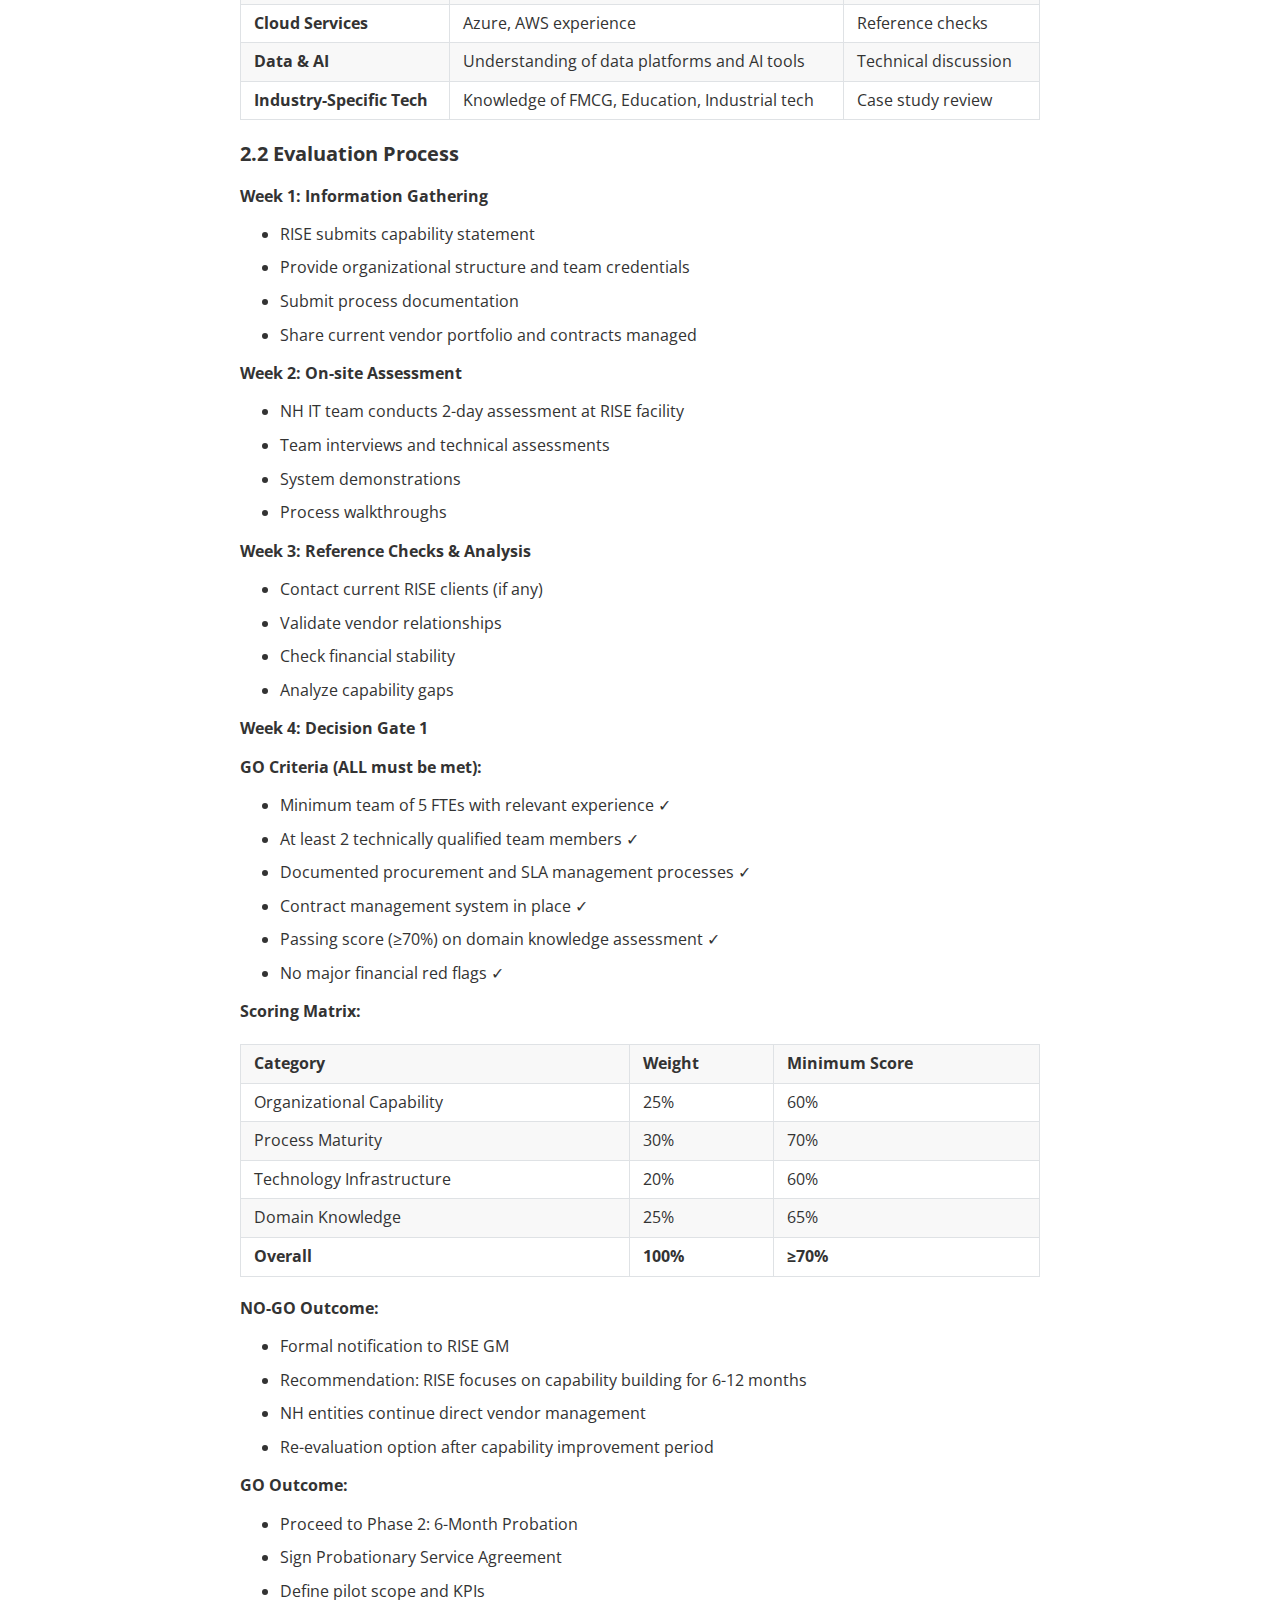
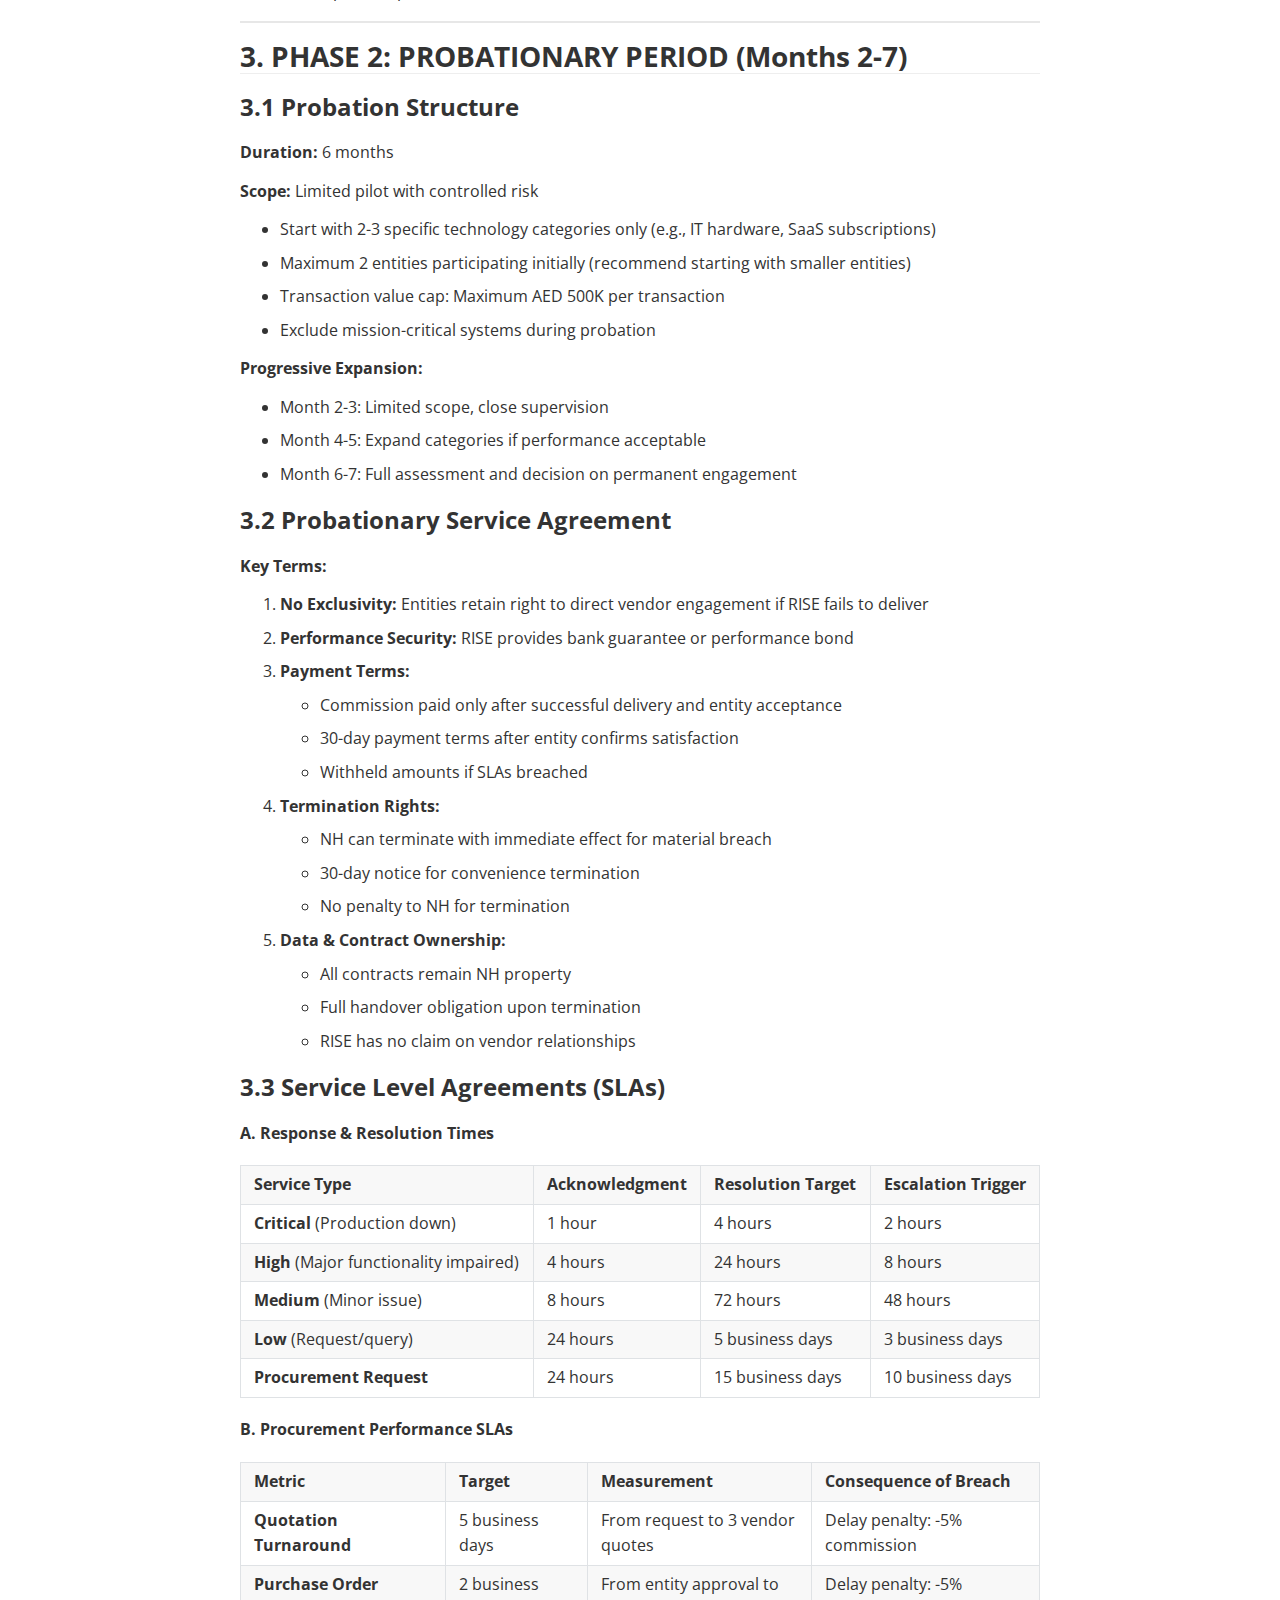
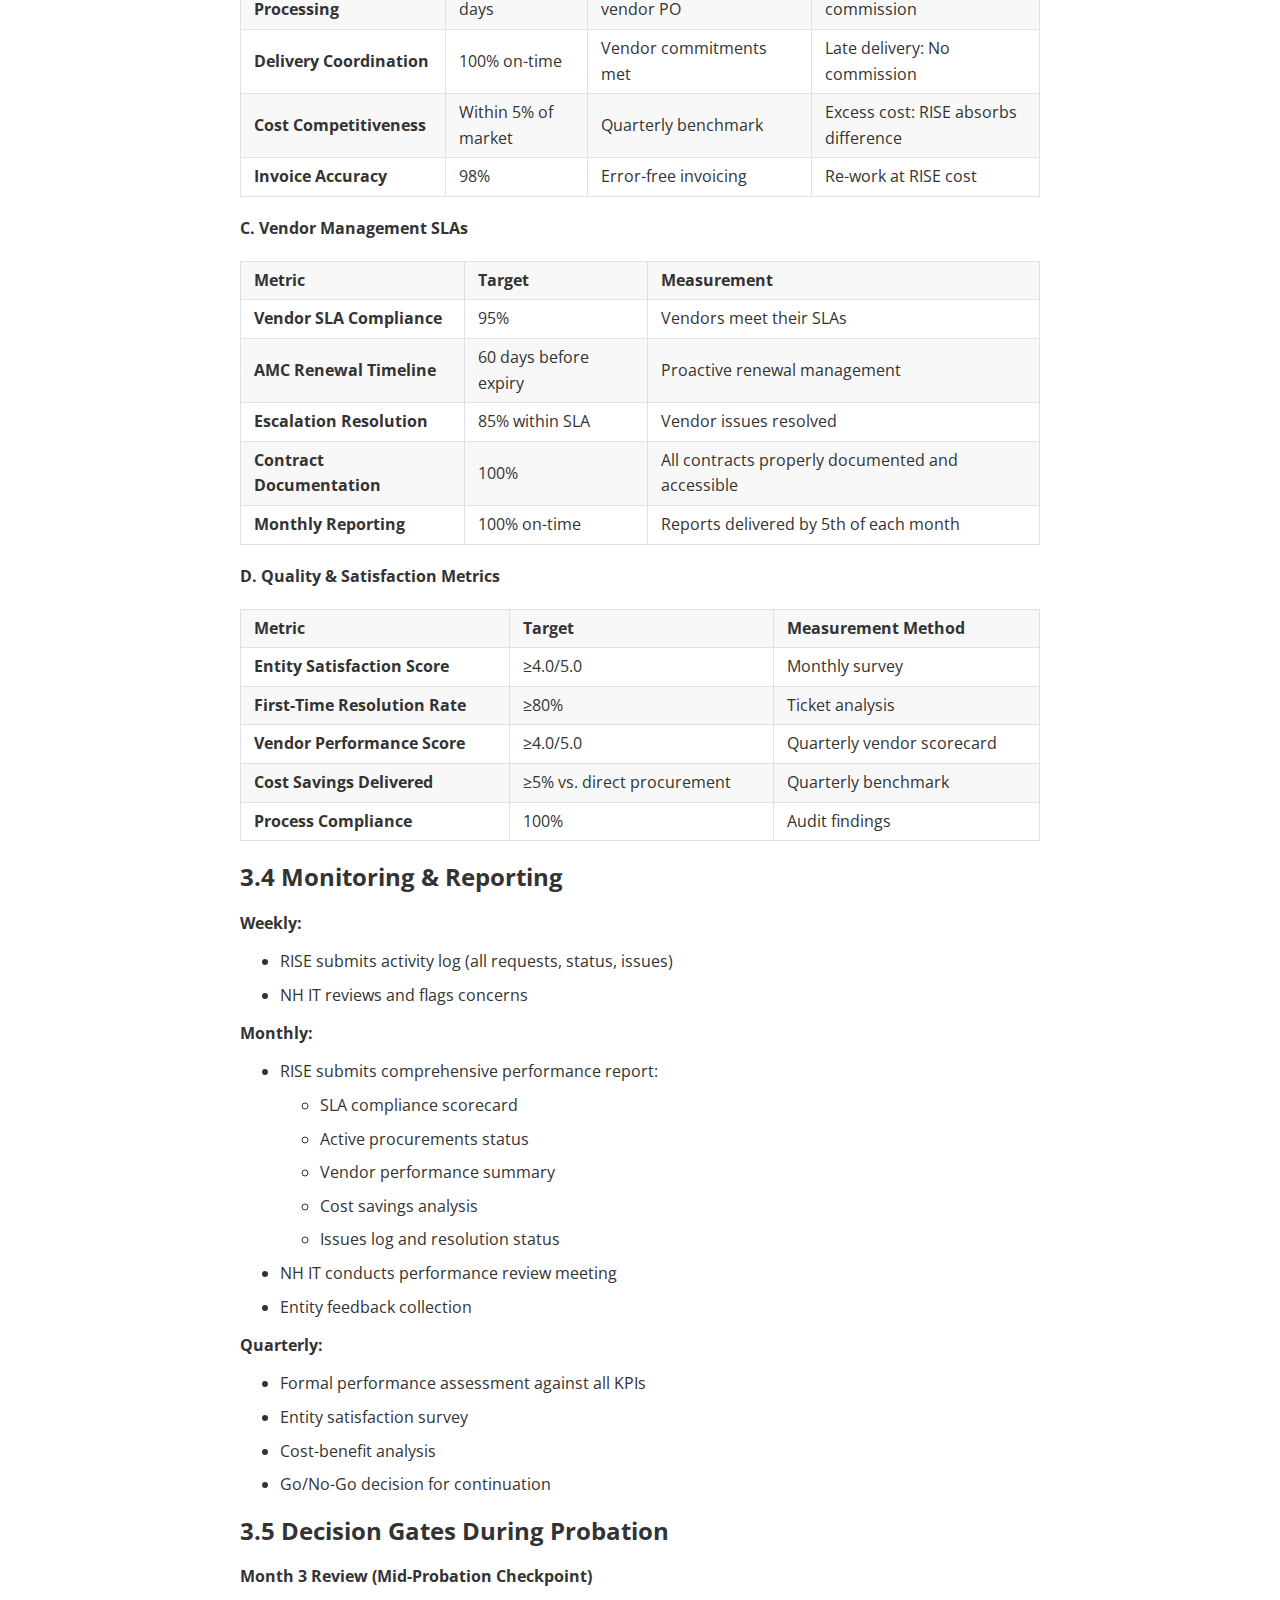
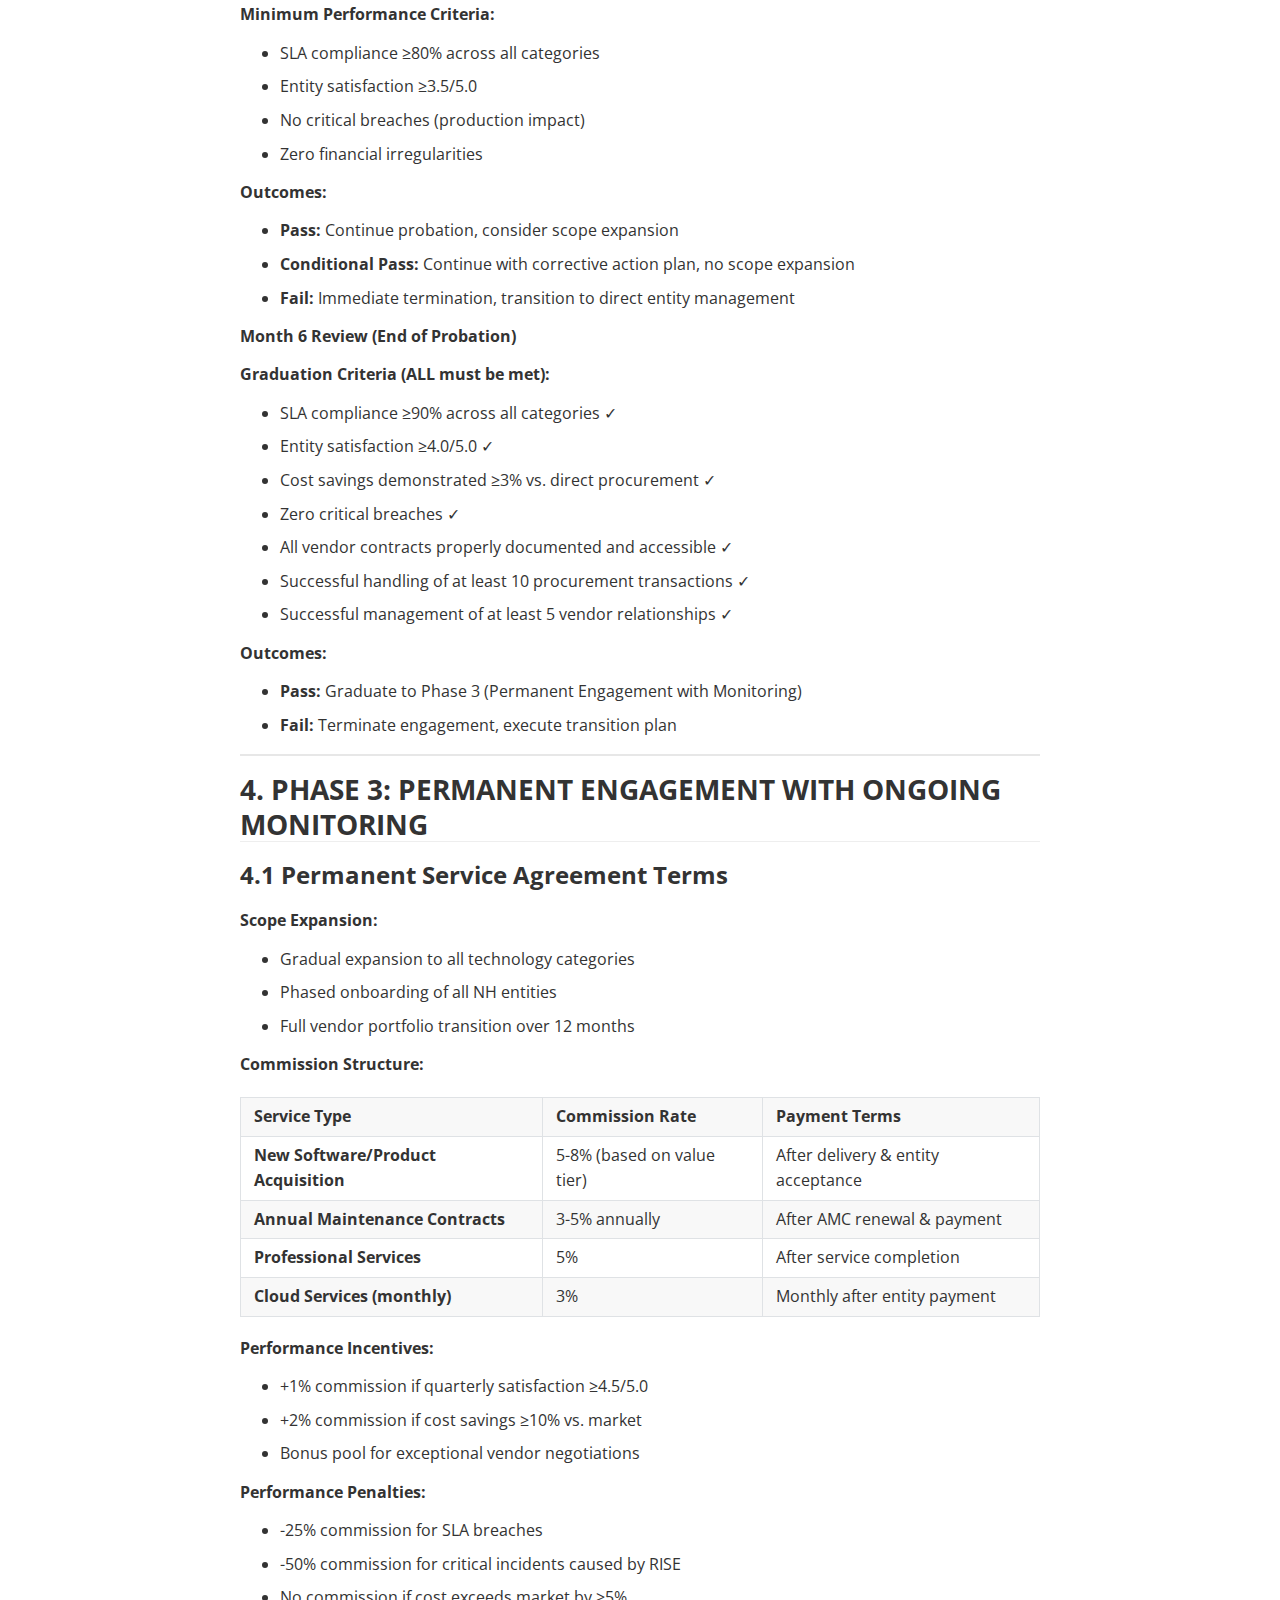
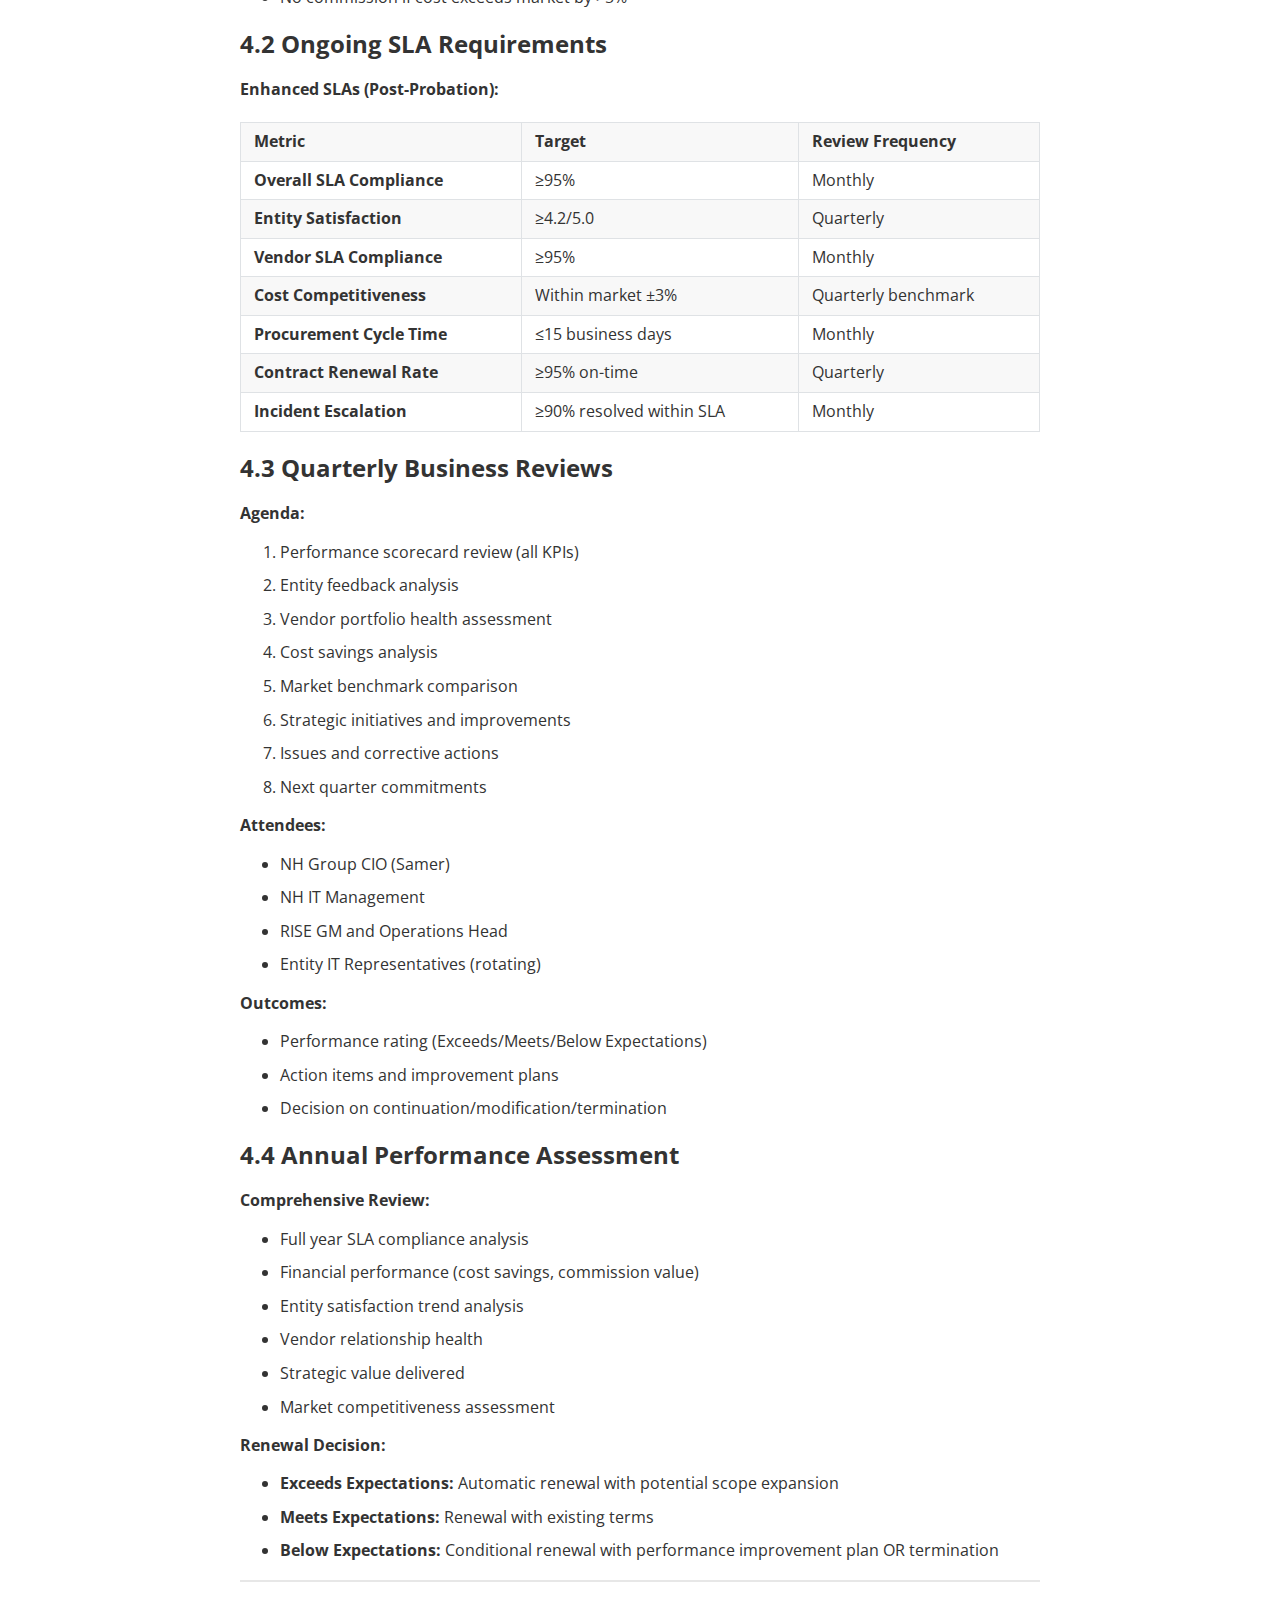
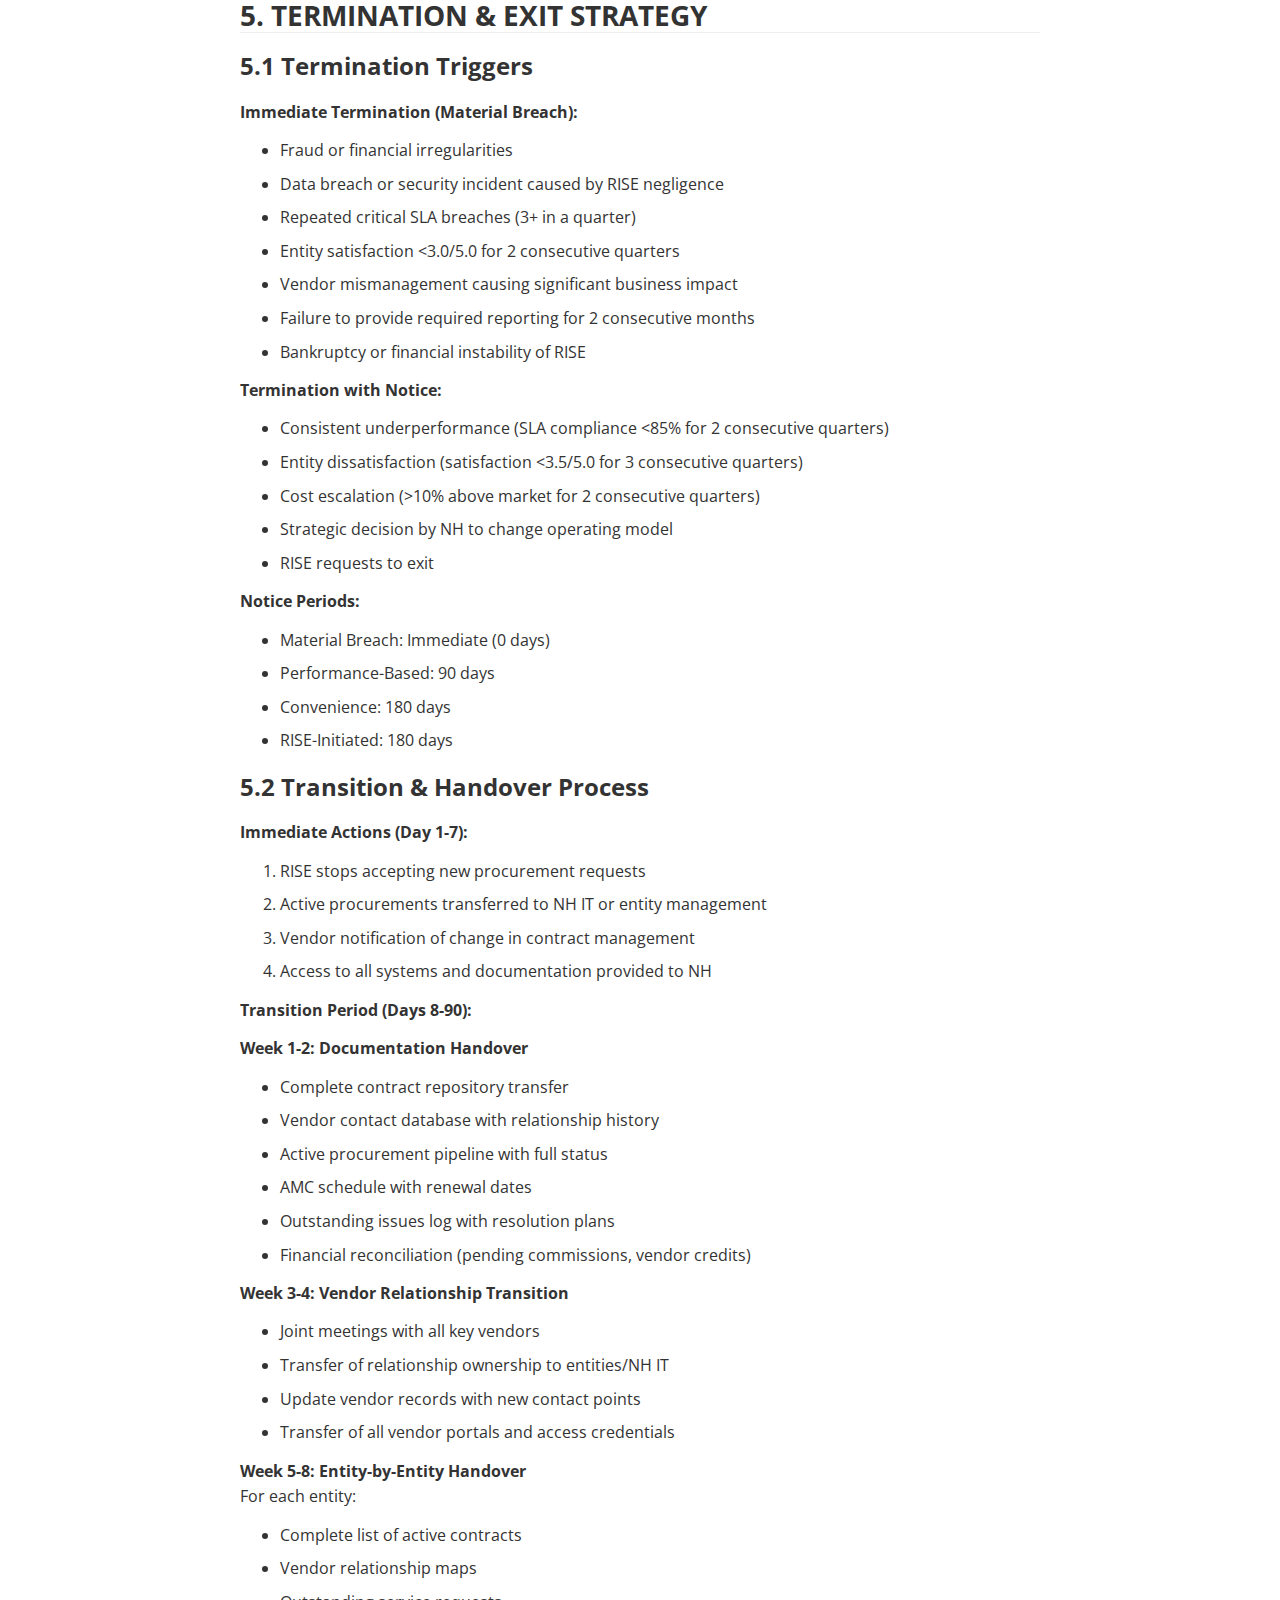
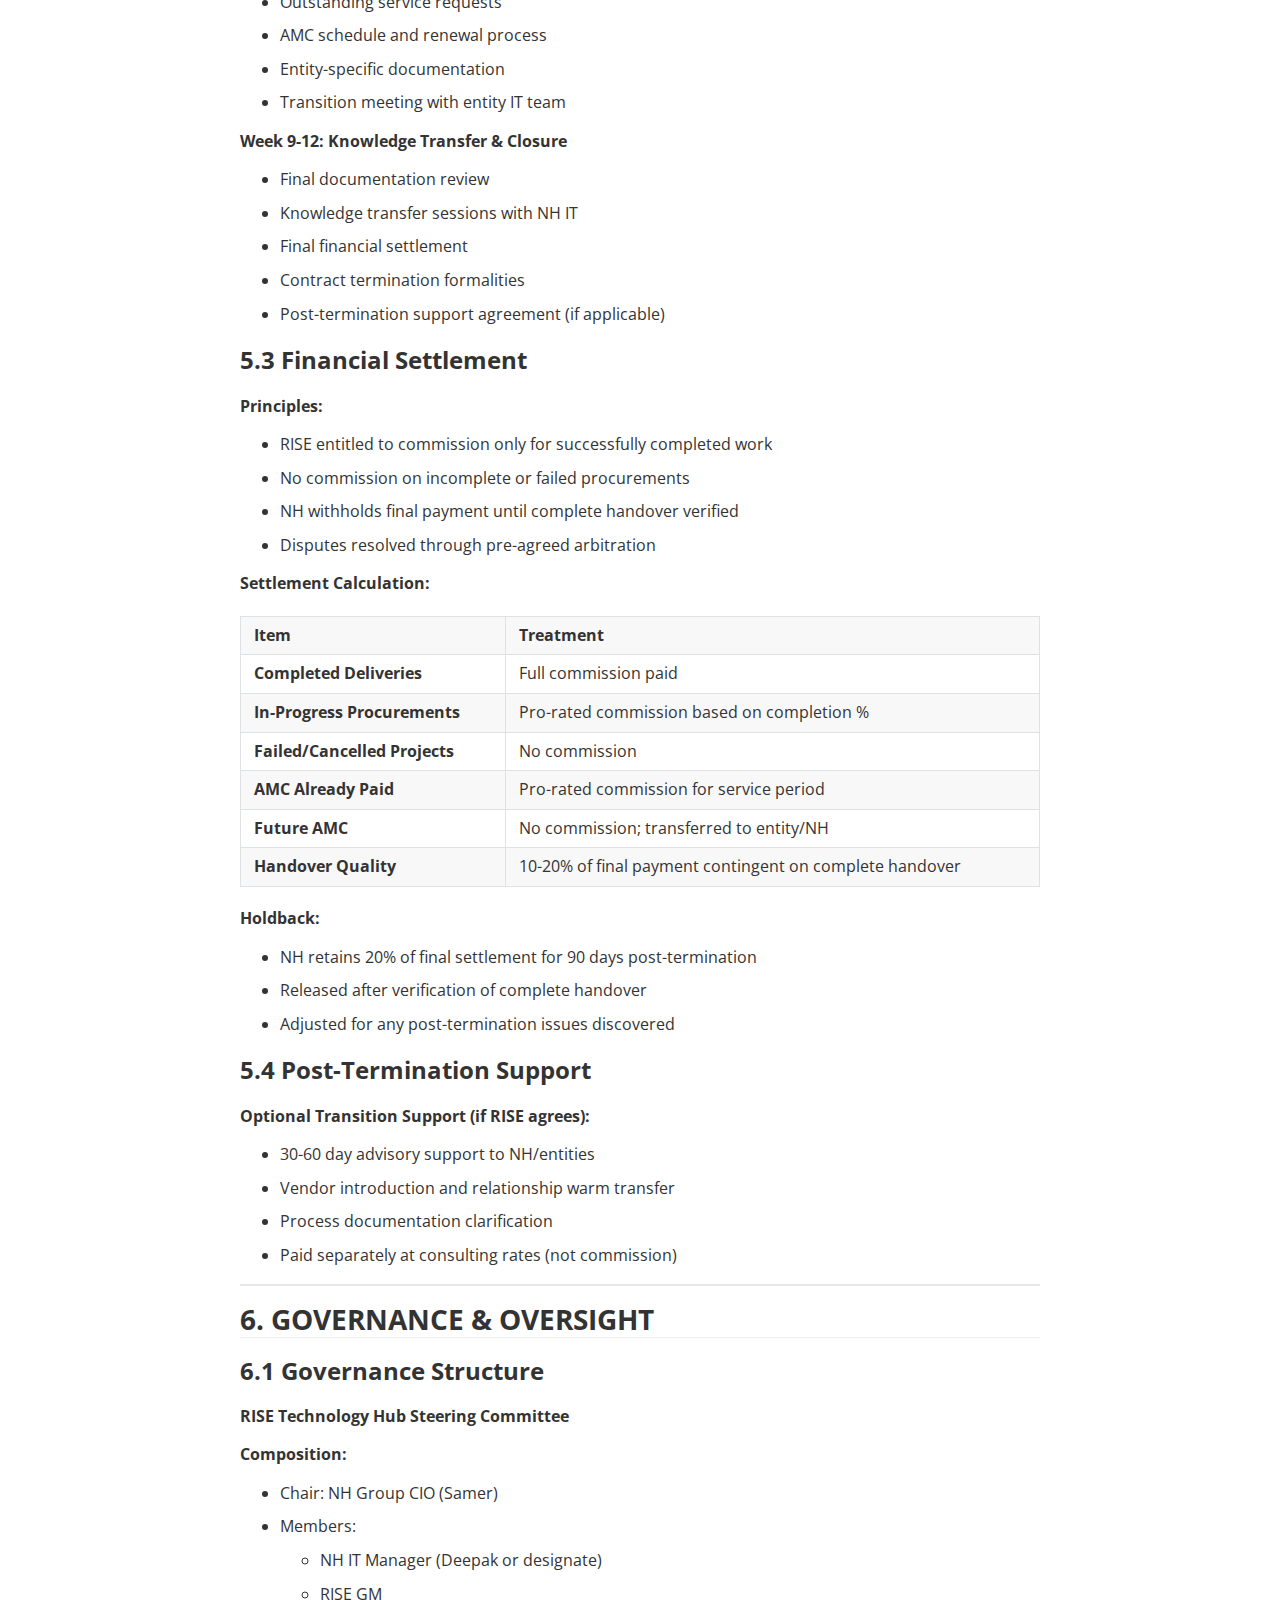
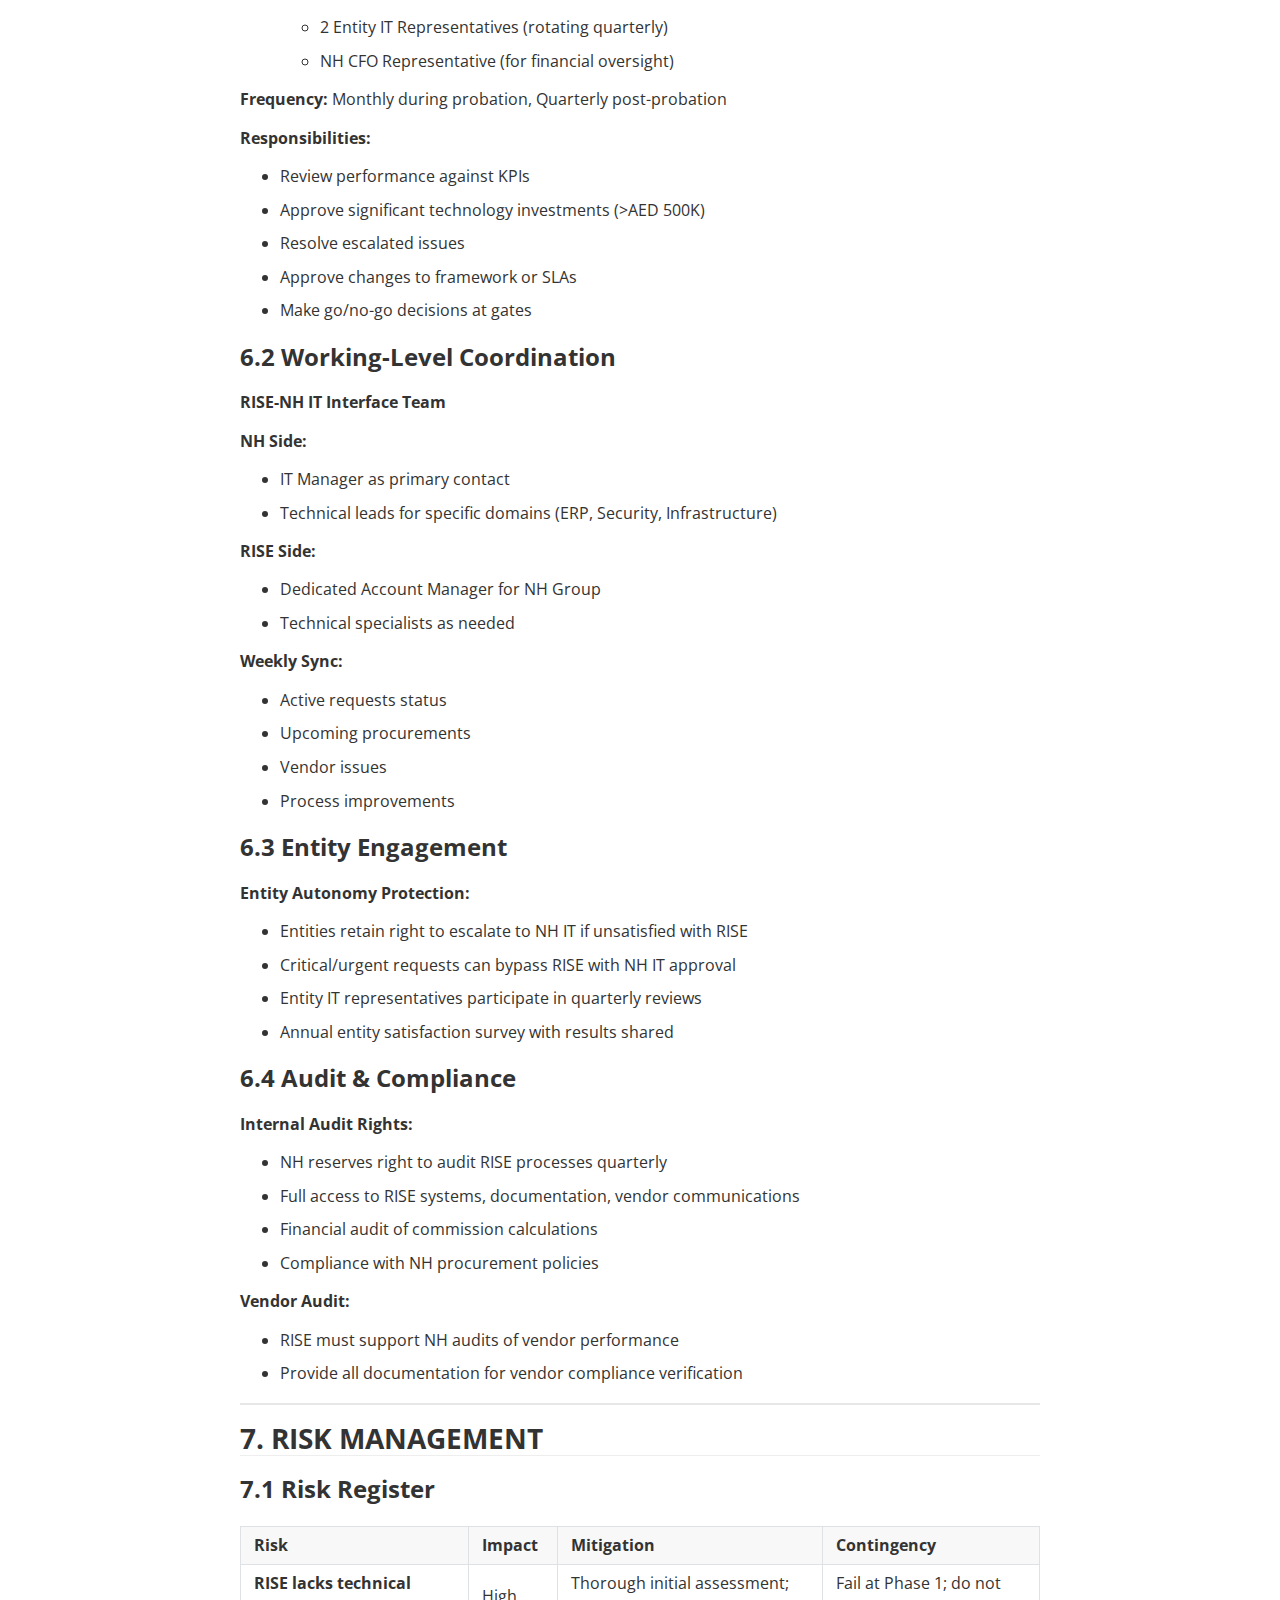
<file: Documents/RISE_Technology_Hub_Framework.html>
<!doctype html>
<html>
<head>
<meta charset='UTF-8'><meta name='viewport' content='width=device-width initial-scale=1'><style type='text/css'>html {overflow-x: initial !important;}</style>
<style type='text/css'  id="style-base">:root { --bg-color: #ffffff; --text-color: #333333; --select-text-bg-color: #B5D6FC; --select-text-font-color: auto; --monospace: "Lucida Console",Consolas,"Courier",monospace; --title-bar-height: 20px; }
.mac-os-11 { --title-bar-height: 28px; }
html { font-size: 14px; background-color: var(--bg-color); color: var(--text-color); font-family: "Helvetica Neue", Helvetica, Arial, "Segoe UI Emoji", "SF Pro", sans-serif; -webkit-font-smoothing: antialiased; }
h1, h2, h3, h4, h5 { white-space: pre-wrap; }
body { margin: 0px; padding: 0px; height: auto; inset: 0px; font-size: 1rem; line-height: 1.42857; overflow-x: hidden; background: inherit; }
iframe { margin: auto; }
a.url { word-break: break-all; }
a:active, a:hover { outline: 0px; }
.in-text-selection, ::selection { text-shadow: none; background: var(--select-text-bg-color); color: var(--select-text-font-color); }
#write { margin: 0px auto; height: auto; width: inherit; word-break: normal; overflow-wrap: break-word; position: relative; white-space: normal; overflow-x: visible; padding-top: 36px; }
#write.first-line-indent p { text-indent: 2em; }
#write.first-line-indent li p, #write.first-line-indent p *, #write.first-line-indent svg * { text-indent: 0px; }
#write.first-line-indent li { margin-left: 2em; }
.for-image #write { padding-left: 8px; padding-right: 8px; }
body.typora-export { padding-left: 30px; padding-right: 30px; }
.typora-export .footnote-line, .typora-export li, .typora-export p { white-space: pre-wrap; }
.typora-export .task-list-item input { pointer-events: none; }
@media screen and (max-width: 500px) {
  body.typora-export { padding-left: 0px; padding-right: 0px; }
  #write { padding-left: 20px; padding-right: 20px; }
}
#write li > figure:last-child { margin-bottom: 0.5rem; }
#write ol, #write ul { position: relative; }
img { max-width: 100%; vertical-align: middle; image-orientation: from-image; }
button, input, select, textarea { color: inherit; font: inherit; }
input[type="checkbox"], input[type="radio"] { line-height: normal; padding: 0px; }
*, ::after, ::before { box-sizing: border-box; }
#write h1, #write h2, #write h3, #write h4, #write h5, #write h6, #write p, #write pre { width: inherit; position: relative; }
#write svg h1, #write svg h2, #write svg h3, #write svg h4, #write svg h5, #write svg h6, #write svg p { position: static; white-space: nowrap; overflow: visible; }
foreignobject { overflow: visible; }
p { line-height: inherit; }
h1, h2, h3, h4, h5, h6 { break-after: avoid-page; break-inside: avoid; orphans: 4; }
p { orphans: 4; }
li p { orphans: 1; }
h1 { font-size: 2rem; }
h2 { font-size: 1.8rem; }
h3 { font-size: 1.6rem; }
h4 { font-size: 1.4rem; }
h5 { font-size: 1.2rem; }
h6 { font-size: 1rem; }
.md-math-block, .md-rawblock, h1, h2, h3, h4, h5, h6, p { margin-top: 1rem; margin-bottom: 1rem; }
.hidden { display: none; }
.md-blockmeta { color: rgb(204, 204, 204); font-weight: 700; font-style: italic; }
a { cursor: pointer; }
sup.md-footnote { padding: 2px 4px; background-color: rgba(238, 238, 238, 0.7); color: rgb(85, 85, 85); border-radius: 4px; cursor: pointer; }
sup.md-footnote a, sup.md-footnote a:hover { color: inherit; text-transform: inherit; text-decoration: inherit; }
#write input[type="checkbox"] { cursor: pointer; width: inherit; height: inherit; }
figure { overflow-x: auto; margin: 1.2em 0px; max-width: calc(100% + 16px); padding: 0px; }
figure > table { margin: 0px; }
thead, tr { break-inside: avoid; break-after: auto; }
thead { display: table-header-group; }
table { border-collapse: collapse; border-spacing: 0px; width: 100%; overflow: auto; break-inside: auto; text-align: left; }
table.md-table td { min-width: 32px; }
.CodeMirror-gutters { border-right: 0px; background-color: inherit; }
.CodeMirror-linenumber { user-select: none; }
.CodeMirror { text-align: left; }
.CodeMirror-placeholder { opacity: 0.3; }
.CodeMirror pre { padding: 0px 4px; }
.CodeMirror-lines { padding: 0px; }
div.hr:focus { cursor: none; }
#write pre { white-space: pre-wrap; }
#write.fences-no-line-wrapping pre { white-space: pre; }
#write pre.ty-contain-cm { white-space: normal; }
.CodeMirror-gutters { margin-right: 4px; }
.md-fences { font-size: 0.9rem; display: block; break-inside: avoid; text-align: left; overflow: visible; white-space: pre; background: inherit; position: relative !important; }
.md-fences-adv-panel { width: 100%; margin-top: 10px; text-align: center; padding-top: 0px; padding-bottom: 8px; overflow-x: auto; }
#write .md-fences.mock-cm { white-space: pre-wrap; }
.md-fences.md-fences-with-lineno { padding-left: 0px; }
#write.fences-no-line-wrapping .md-fences.mock-cm { white-space: pre; overflow-x: auto; }
.md-fences.mock-cm.md-fences-with-lineno { padding-left: 8px; }
.CodeMirror-line, twitterwidget { break-inside: avoid; }
svg { break-inside: avoid; }
.footnotes { opacity: 0.8; font-size: 0.9rem; margin-top: 1em; margin-bottom: 1em; }
.footnotes + .footnotes { margin-top: 0px; }
.md-reset { margin: 0px; padding: 0px; border: 0px; outline: 0px; vertical-align: top; background: 0px 0px; text-decoration: none; text-shadow: none; float: none; position: static; width: auto; height: auto; white-space: nowrap; cursor: inherit; -webkit-tap-highlight-color: transparent; line-height: normal; font-weight: 400; text-align: left; box-sizing: content-box; direction: ltr; }
li div { padding-top: 0px; }
blockquote { margin: 1rem 0px; }
li .mathjax-block, li p { margin: 0.5rem 0px; }
li blockquote { margin: 1rem 0px; }
li { margin: 0px; position: relative; }
blockquote > :last-child { margin-bottom: 0px; }
blockquote > :first-child, li > :first-child { margin-top: 0px; }
.footnotes-area { color: rgb(136, 136, 136); margin-top: 0.714rem; padding-bottom: 0.143rem; white-space: normal; }
#write .footnote-line { white-space: pre-wrap; }
@media print {
  body, html { border: 1px solid transparent; height: 99%; break-after: avoid; break-before: avoid; font-variant-ligatures: no-common-ligatures; }
  #write { margin-top: 0px; border-color: transparent !important; padding-top: 0px !important; padding-bottom: 0px !important; }
  .typora-export * { -webkit-print-color-adjust: exact; }
  .typora-export #write { break-after: avoid; }
  .typora-export #write::after { height: 0px; }
  .is-mac table { break-inside: avoid; }
  #write > p:nth-child(1) { margin-top: 0px; }
  .typora-export-show-outline .typora-export-sidebar { display: none; }
  figure { overflow-x: visible; }
}
.footnote-line { margin-top: 0.714em; font-size: 0.7em; }
a img, img a { cursor: pointer; }
pre.md-meta-block { font-size: 0.8rem; min-height: 0.8rem; white-space: pre-wrap; background: rgb(204, 204, 204); display: block; overflow-x: hidden; }
p > .md-image:only-child:not(.md-img-error) img, p > img:only-child { display: block; margin: auto; }
#write.first-line-indent p > .md-image:only-child:not(.md-img-error) img { left: -2em; position: relative; }
p > .md-image:only-child { display: inline-block; width: 100%; }
#write .MathJax_Display { margin: 0.8em 0px 0px; }
.md-math-block { width: 100%; }
.md-math-block:not(:empty)::after { display: none; }
.MathJax_ref { fill: currentcolor; }
[contenteditable="true"]:active, [contenteditable="true"]:focus, [contenteditable="false"]:active, [contenteditable="false"]:focus { outline: 0px; box-shadow: none; }
.md-task-list-item { position: relative; list-style-type: none; }
.task-list-item.md-task-list-item { padding-left: 0px; }
.md-task-list-item > input { position: absolute; top: 0px; left: 0px; margin-left: -1.2em; margin-top: calc(1em - 10px); border: none; }
.math { font-size: 1rem; }
.md-toc { min-height: 3.58rem; position: relative; font-size: 0.9rem; border-radius: 10px; }
.md-toc-content { position: relative; margin-left: 0px; }
.md-toc-content::after, .md-toc::after { display: none; }
.md-toc-item { display: block; color: rgb(65, 131, 196); }
.md-toc-item a { text-decoration: none; }
.md-toc-inner:hover { text-decoration: underline; }
.md-toc-inner { display: inline-block; cursor: pointer; }
.md-toc-h1 .md-toc-inner { margin-left: 0px; font-weight: 700; }
.md-toc-h2 .md-toc-inner { margin-left: 2em; }
.md-toc-h3 .md-toc-inner { margin-left: 4em; }
.md-toc-h4 .md-toc-inner { margin-left: 6em; }
.md-toc-h5 .md-toc-inner { margin-left: 8em; }
.md-toc-h6 .md-toc-inner { margin-left: 10em; }
@media screen and (max-width: 48em) {
  .md-toc-h3 .md-toc-inner { margin-left: 3.5em; }
  .md-toc-h4 .md-toc-inner { margin-left: 5em; }
  .md-toc-h5 .md-toc-inner { margin-left: 6.5em; }
  .md-toc-h6 .md-toc-inner { margin-left: 8em; }
}
a.md-toc-inner { font-size: inherit; font-style: inherit; font-weight: inherit; line-height: inherit; }
.footnote-line a:not(.reversefootnote) { color: inherit; }
.reversefootnote { font-family: ui-monospace, sans-serif; }
.md-attr { display: none; }
.md-fn-count::after { content: "."; }
code, pre, samp, tt { font-family: var(--monospace); }
kbd { margin: 0px 0.1em; padding: 0.1em 0.6em; font-size: 0.8em; color: rgb(36, 39, 41); background: rgb(255, 255, 255); border: 1px solid rgb(173, 179, 185); border-radius: 3px; box-shadow: rgba(12, 13, 14, 0.2) 0px 1px 0px, rgb(255, 255, 255) 0px 0px 0px 2px inset; white-space: nowrap; vertical-align: middle; }
.md-comment { color: rgb(162, 127, 3); opacity: 0.6; font-family: var(--monospace); }
code { text-align: left; vertical-align: initial; }
a.md-print-anchor { white-space: pre !important; border-width: initial !important; border-style: none !important; border-color: initial !important; display: inline-block !important; position: absolute !important; width: 1px !important; right: 0px !important; outline: 0px !important; background: 0px 0px !important; text-decoration: initial !important; text-shadow: initial !important; }
.os-windows.monocolor-emoji .md-emoji { font-family: "Segoe UI Symbol", sans-serif; }
.md-diagram-panel > svg { max-width: 100%; }
[lang="flow"] svg, [lang="mermaid"] svg { max-width: 100%; height: auto; }
[lang="mermaid"] .node text { font-size: 1rem; }
table tr th { border-bottom: 0px; }
video { max-width: 100%; display: block; margin: 0px auto; }
iframe { max-width: 100%; width: 100%; border: none; }
.highlight td, .highlight tr { border: 0px; }
mark { background: rgb(255, 255, 0); color: rgb(0, 0, 0); }
.md-html-inline .md-plain, .md-html-inline strong, mark .md-inline-math, mark strong { color: inherit; }
.md-expand mark .md-meta { opacity: 0.3 !important; }
mark .md-meta { color: rgb(0, 0, 0); }
@media print {
  .typora-export h1, .typora-export h2, .typora-export h3, .typora-export h4, .typora-export h5, .typora-export h6 { break-inside: avoid; }
}
.md-diagram-panel .messageText { stroke: none !important; }
.md-diagram-panel .start-state { fill: var(--node-fill); }
.md-diagram-panel .edgeLabel rect { opacity: 1 !important; }
.md-fences.md-fences-math { font-size: 1em; }
.md-fences-advanced:not(.md-focus) { padding: 0px; white-space: nowrap; border: 0px; }
.md-fences-advanced:not(.md-focus) { background: inherit; }
.mermaid-svg { margin: auto; }
.typora-export-show-outline .typora-export-content { max-width: 1440px; margin: auto; display: flex; flex-direction: row; }
.typora-export-sidebar { width: 300px; font-size: 0.8rem; margin-top: 80px; margin-right: 18px; }
.typora-export-show-outline #write { --webkit-flex: 2; flex: 2 1 0%; }
.typora-export-sidebar .outline-content { position: fixed; top: 0px; max-height: 100%; overflow: hidden auto; padding-bottom: 30px; padding-top: 60px; width: 300px; }
@media screen and (max-width: 1024px) {
  .typora-export-sidebar, .typora-export-sidebar .outline-content { width: 240px; }
}
@media screen and (max-width: 800px) {
  .typora-export-sidebar { display: none; }
}
.outline-content li, .outline-content ul { margin-left: 0px; margin-right: 0px; padding-left: 0px; padding-right: 0px; list-style: none; overflow-wrap: anywhere; }
.outline-content ul { margin-top: 0px; margin-bottom: 0px; }
.outline-content strong { font-weight: 400; }
.outline-expander { width: 1rem; height: 1.42857rem; position: relative; display: table-cell; vertical-align: middle; cursor: pointer; padding-left: 4px; }
.outline-expander::before { content: ""; position: relative; font-family: Ionicons; display: inline-block; font-size: 8px; vertical-align: middle; }
.outline-item { padding-top: 3px; padding-bottom: 3px; cursor: pointer; }
.outline-expander:hover::before { content: ""; }
.outline-h1 > .outline-item { padding-left: 0px; }
.outline-h2 > .outline-item { padding-left: 1em; }
.outline-h3 > .outline-item { padding-left: 2em; }
.outline-h4 > .outline-item { padding-left: 3em; }
.outline-h5 > .outline-item { padding-left: 4em; }
.outline-h6 > .outline-item { padding-left: 5em; }
.outline-label { cursor: pointer; display: table-cell; vertical-align: middle; text-decoration: none; color: inherit; }
.outline-label:hover { text-decoration: underline; }
.outline-item:hover { border-color: rgb(245, 245, 245); background-color: var(--item-hover-bg-color); }
.outline-item:hover { margin-left: -28px; margin-right: -28px; border-left: 28px solid transparent; border-right: 28px solid transparent; }
.outline-item-single .outline-expander::before, .outline-item-single .outline-expander:hover::before { display: none; }
.outline-item-open > .outline-item > .outline-expander::before { content: ""; }
.outline-children { display: none; }
.info-panel-tab-wrapper { display: none; }
.outline-item-open > .outline-children { display: block; }
.typora-export .outline-item { padding-top: 1px; padding-bottom: 1px; }
.typora-export .outline-item:hover { margin-right: -8px; border-right: 8px solid transparent; }
.typora-export .outline-expander::before { content: "+"; font-family: inherit; top: -1px; }
.typora-export .outline-expander:hover::before, .typora-export .outline-item-open > .outline-item > .outline-expander::before { content: "−"; }
.typora-export-collapse-outline .outline-children { display: none; }
.typora-export-collapse-outline .outline-item-open > .outline-children, .typora-export-no-collapse-outline .outline-children { display: block; }
.typora-export-no-collapse-outline .outline-expander::before { content: "" !important; }
.typora-export-show-outline .outline-item-active > .outline-item .outline-label { font-weight: 700; }
.md-inline-math-container mjx-container { zoom: 0.95; }
mjx-container { break-inside: avoid; }
.md-alert.md-alert-note { border-left-color: rgb(9, 105, 218); }
.md-alert.md-alert-important { border-left-color: rgb(130, 80, 223); }
.md-alert.md-alert-warning { border-left-color: rgb(154, 103, 0); }
.md-alert.md-alert-tip { border-left-color: rgb(31, 136, 61); }
.md-alert.md-alert-caution { border-left-color: rgb(207, 34, 46); }
.md-alert { padding: 0px 1em; margin-bottom: 16px; color: inherit; border-left: 0.25em solid rgb(0, 0, 0); }
.md-alert-text-note { color: rgb(9, 105, 218); }
.md-alert-text-important { color: rgb(130, 80, 223); }
.md-alert-text-warning { color: rgb(154, 103, 0); }
.md-alert-text-tip { color: rgb(31, 136, 61); }
.md-alert-text-caution { color: rgb(207, 34, 46); }
.md-alert-text { font-size: 0.9rem; font-weight: 700; }
.md-alert-text svg { fill: currentcolor; position: relative; top: 0.125em; margin-right: 1ch; overflow: visible; }
.md-alert-text-container::after { content: attr(data-text); text-transform: capitalize; pointer-events: none; margin-right: 1ch; }

</style>
<link rel='stylesheet' href='https://fonts.googleapis.com/css?family=Open+Sans:400italic,700italic,700,400&amp;subset=latin,latin-ext' type='text/css' />
<style type='text/css'  id="style-theme_css">:root {
    --side-bar-bg-color: #fafafa;
    --control-text-color: #777;
}

@include-when-export url(https://fonts.googleapis.com/css?family=Open+Sans:400italic,700italic,700,400&subset=latin,latin-ext);

/* open-sans-regular - latin-ext_latin */
  /* open-sans-italic - latin-ext_latin */
    /* open-sans-700 - latin-ext_latin */
    /* open-sans-700italic - latin-ext_latin */
  html {
    font-size: 16px;
    -webkit-font-smoothing: antialiased;
}

body {
    font-family: "Open Sans","Clear Sans", "Helvetica Neue", Helvetica, Arial, 'Segoe UI Emoji', 'SF Pro', sans-serif;
    color: rgb(51, 51, 51);
    line-height: 1.6;
}

#write {
    max-width: 860px;
  	margin: 0 auto;
  	padding: 30px;
    padding-bottom: 100px;
}

@media only screen and (min-width: 1400px) {
	#write {
		max-width: 1024px;
	}
}

@media only screen and (min-width: 1800px) {
	#write {
		max-width: 1200px;
	}
}

#write > ul:first-child,
#write > ol:first-child{
    margin-top: 30px;
}

a {
    color: #4183C4;
}
h1,
h2,
h3,
h4,
h5,
h6 {
    position: relative;
    margin-top: 1rem;
    margin-bottom: 1rem;
    font-weight: bold;
    line-height: 1.4;
    cursor: text;
}
h1:hover a.anchor,
h2:hover a.anchor,
h3:hover a.anchor,
h4:hover a.anchor,
h5:hover a.anchor,
h6:hover a.anchor {
    text-decoration: none;
}
h1 tt,
h1 code {
    font-size: inherit;
}
h2 tt,
h2 code {
    font-size: inherit;
}
h3 tt,
h3 code {
    font-size: inherit;
}
h4 tt,
h4 code {
    font-size: inherit;
}
h5 tt,
h5 code {
    font-size: inherit;
}
h6 tt,
h6 code {
    font-size: inherit;
}
h1 {
    font-size: 2.25em;
    line-height: 1.2;
    border-bottom: 1px solid #eee;
}
h2 {
    font-size: 1.75em;
    line-height: 1.225;
    border-bottom: 1px solid #eee;
}

/*@media print {
    .typora-export h1,
    .typora-export h2 {
        border-bottom: none;
        padding-bottom: initial;
    }

    .typora-export h1::after,
    .typora-export h2::after {
        content: "";
        display: block;
        height: 100px;
        margin-top: -96px;
        border-top: 1px solid #eee;
    }
}*/

h3 {
    font-size: 1.5em;
    line-height: 1.43;
}
h4 {
    font-size: 1.25em;
}
h5 {
    font-size: 1em;
}
h6 {
   font-size: 1em;
    color: #777;
}
p,
blockquote,
ul,
ol,
dl,
table{
    margin: 0.8em 0;
}
li>ol,
li>ul {
    margin: 0 0;
}
hr {
    height: 2px;
    padding: 0;
    margin: 16px 0;
    background-color: #e7e7e7;
    border: 0 none;
    overflow: hidden;
    box-sizing: content-box;
}

li p.first {
    display: inline-block;
}
ul,
ol {
    padding-left: 30px;
}
ul:first-child,
ol:first-child {
    margin-top: 0;
}
ul:last-child,
ol:last-child {
    margin-bottom: 0;
}
blockquote {
    border-left: 4px solid #dfe2e5;
    padding: 0 15px;
    color: #777777;
}
blockquote blockquote {
    padding-right: 0;
}
table {
    padding: 0;
    word-break: initial;
}
table tr {
    border: 1px solid #dfe2e5;
    margin: 0;
    padding: 0;
}
table tr:nth-child(2n),
thead {
    background-color: #f8f8f8;
}
table th {
    font-weight: bold;
    border: 1px solid #dfe2e5;
    border-bottom: 0;
    margin: 0;
    padding: 6px 13px;
}
table td {
    border: 1px solid #dfe2e5;
    margin: 0;
    padding: 6px 13px;
}
table th:first-child,
table td:first-child {
    margin-top: 0;
}
table th:last-child,
table td:last-child {
    margin-bottom: 0;
}

.CodeMirror-lines {
    padding-left: 4px;
}

.code-tooltip {
    box-shadow: 0 1px 1px 0 rgba(0,28,36,.3);
    border-top: 1px solid #eef2f2;
}

.md-fences,
code,
tt {
    border: 1px solid #e7eaed;
    background-color: #f8f8f8;
    border-radius: 3px;
    padding: 0;
    padding: 2px 4px 0px 4px;
    font-size: 0.9em;
}

code {
    background-color: #f3f4f4;
    padding: 0 2px 0 2px;
}

.md-fences {
    margin-bottom: 15px;
    margin-top: 15px;
    padding-top: 8px;
    padding-bottom: 6px;
}


.md-task-list-item > input {
  margin-left: -1.3em;
}

@media print {
    html {
        font-size: 13px;
    }
    pre {
        page-break-inside: avoid;
        word-wrap: break-word;
    }
}

.md-fences {
	background-color: #f8f8f8;
}
#write pre.md-meta-block {
	padding: 1rem;
    font-size: 85%;
    line-height: 1.45;
    background-color: #f7f7f7;
    border: 0;
    border-radius: 3px;
    color: #777777;
    margin-top: 0 !important;
}

.mathjax-block>.code-tooltip {
	bottom: .375rem;
}

.md-mathjax-midline {
    background: #fafafa;
}

#write>h3.md-focus:before{
	left: -1.5625rem;
	top: .375rem;
}
#write>h4.md-focus:before{
	left: -1.5625rem;
	top: .285714286rem;
}
#write>h5.md-focus:before{
	left: -1.5625rem;
	top: .285714286rem;
}
#write>h6.md-focus:before{
	left: -1.5625rem;
	top: .285714286rem;
}
.md-image>.md-meta {
    /*border: 1px solid #ddd;*/
    border-radius: 3px;
    padding: 2px 0px 0px 4px;
    font-size: 0.9em;
    color: inherit;
}

.md-tag {
    color: #a7a7a7;
    opacity: 1;
}

.md-toc { 
    margin-top:20px;
    padding-bottom:20px;
}

.sidebar-tabs {
    border-bottom: none;
}

#typora-quick-open {
    border: 1px solid #ddd;
    background-color: #f8f8f8;
}

#typora-quick-open-item {
    background-color: #FAFAFA;
    border-color: #FEFEFE #e5e5e5 #e5e5e5 #eee;
    border-style: solid;
    border-width: 1px;
}

/** focus mode */
.on-focus-mode blockquote {
    border-left-color: rgba(85, 85, 85, 0.12);
}

header, .context-menu, .megamenu-content, footer{
    font-family: "Segoe UI", "Arial", sans-serif;
}

.file-node-content:hover .file-node-icon,
.file-node-content:hover .file-node-open-state{
    visibility: visible;
}

.mac-seamless-mode #typora-sidebar {
    background-color: #fafafa;
    background-color: var(--side-bar-bg-color);
}

.mac-os #write{
    caret-color: AccentColor;
}

.md-lang {
    color: #b4654d;
}

/*.html-for-mac {
    --item-hover-bg-color: #E6F0FE;
}*/

#md-notification .btn {
    border: 0;
}

.dropdown-menu .divider {
    border-color: #e5e5e5;
    opacity: 0.4;
}

.ty-preferences .window-content {
    background-color: #fafafa;
}

.ty-preferences .nav-group-item.active {
    color: white;
    background: #999;
}

.menu-item-container a.menu-style-btn {
    background-color: #f5f8fa;
    background-image: linear-gradient( 180deg , hsla(0, 0%, 100%, 0.8), hsla(0, 0%, 100%, 0)); 
}
</style>
<style type='text/css'  id="style-lp">ol, ul {padding-left: 40px}</style>

<title>RISE_Technology_Hub_Framework</title>
</head>
<body class='typora-export os-windows'><div class='typora-export-content'>
<div id='write'  class=''><h1 id='rise-technologies-llc---technology-hub-framework'><span>RISE Technologies LLC - Technology Hub Framework</span></h1><h2 id='strategic-evaluation--engagement-model-for-nh-group'><span>Strategic Evaluation &amp; Engagement Model for NH Group</span></h2><p><strong><span>Version:</span></strong><span> 1.0</span><br/><strong><span>Date:</span></strong><span> January 2026</span><br/><strong><span>Classification:</span></strong><span> Internal - Strategic</span><br/><strong><span>Owner:</span></strong><span> NH IT Department</span></p><hr /><h2 id='executive-summary'><span>Executive Summary</span></h2><p><span>This framework establishes a structured, risk-mitigated approach for evaluating RISE Technologies LLC&#39;s potential role as the centralized technology procurement and service management hub for NH Group entities. The framework implements a phased approach with clear go/no-go decision gates, objective performance criteria, and defined exit strategies to protect NH Group interests.</span></p><p><strong><span>Key Principles:</span></strong></p><ul><li><p><span>Evidence-based evaluation before commitment</span></p></li><li><p><span>Probationary period with strict SLA monitoring</span></p></li><li><p><span>Performance-based continuation with quarterly reviews</span></p></li><li><p><span>Clear exit strategy with no financial penalty to NH</span></p></li><li><p><span>Protection of entity autonomy and operational continuity</span></p></li></ul><hr /><h2 id='1-proposed-operating-model'><span>1. PROPOSED OPERATING MODEL</span></h2><h3 id='11-rises-intended-role'><span>1.1 RISE&#39;s Intended Role</span></h3><p><strong><span>As Technology Hub, RISE would:</span></strong></p><ul><li><p><span>Act as single point of contact for all NH entities&#39; technology needs</span></p></li><li><p><span>Source technology solutions, products, and services from market vendors</span></p></li><li><p><span>Manage vendor relationships, contracts, and negotiations</span></p></li><li><p><span>Handle AMC (Annual Maintenance Contracts), renewals, and escalations</span></p></li><li><p><span>Coordinate technical support and service delivery</span></p></li><li><p><span>Process all technology procurement through RISE (Entity → RISE → Vendor)</span></p></li></ul><p><strong><span>Revenue Model:</span></strong></p><ul><li><p><span>Commission on initial software/product/service acquisition</span></p></li><li><p><span>Annual commission on AMC and maintenance contracts</span></p></li><li><p><span>Service fee for contract management and vendor coordination</span></p></li></ul><h3 id='12-value-proposition-if-successful'><span>1.2 Value Proposition (If Successful)</span></h3><p><strong><span>Potential Benefits:</span></strong></p><ul><li><p><span>Centralized vendor management and negotiation power</span></p></li><li><p><span>Standardized procurement processes across group</span></p></li><li><p><span>Consolidated contract management</span></p></li><li><p><span>Single escalation point for technical issues</span></p></li><li><p><span>Potential cost savings through volume negotiations</span></p></li></ul><p><strong><span>Potential Risks:</span></strong></p><ul><li><p><span>Additional bureaucratic layer slowing decision-making</span></p></li><li><p><span>Lack of technical expertise to evaluate solutions</span></p></li><li><p><span>Poor vendor management impacting service delivery</span></p></li><li><p><span>Entity dissatisfaction with centralized model</span></p></li><li><p><span>RISE becoming bottleneck for critical technology needs</span></p></li></ul><hr /><h2 id='2-evaluation-framework'><span>2. EVALUATION FRAMEWORK</span></h2><h3 id='phase-1-initial-capability-assessment-month-1'><span>Phase 1: Initial Capability Assessment (Month 1)</span></h3><p><strong><span>Objective:</span></strong><span> Determine if RISE has minimum viable capability to proceed to probation</span></p><h4 id='21-evaluation-dimensions'><span>2.1 Evaluation Dimensions</span></h4><p><strong><span>A. Organizational Capability</span></strong></p><figure class='table-figure'><table><thead><tr><th><span>Criteria</span></th><th><span>Minimum Requirement</span></th><th><span>Evaluation Method</span></th></tr></thead><tbody><tr><td><strong><span>Team Structure</span></strong></td><td><span>Dedicated team of minimum 5 FTEs for tech procurement</span></td><td><span>Org chart review, team interviews</span></td></tr><tr><td><strong><span>Technical Expertise</span></strong></td><td><span>At least 2 team members with IT/technology background</span></td><td><span>Resume review, technical assessment</span></td></tr><tr><td><strong><span>Vendor Management</span></strong></td><td><span>Documented vendor management process</span></td><td><span>Process documentation review</span></td></tr><tr><td><strong><span>Contract Management</span></strong></td><td><span>Experience managing 10+ technology contracts</span></td><td><span>Portfolio review</span></td></tr><tr><td><strong><span>Financial Capacity</span></strong></td><td><span>Ability to handle payment cycles and vendor credits</span></td><td><span>Financial statement review</span></td></tr></tbody></table></figure><p><strong><span>B. Process Maturity</span></strong></p><figure class='table-figure'><table><thead><tr><th><span>Criteria</span></th><th><span>Minimum Requirement</span></th><th><span>Evaluation Method</span></th></tr></thead><tbody><tr><td><strong><span>Procurement Process</span></strong></td><td><span>Documented end-to-end procurement workflow</span></td><td><span>Process walkthrough</span></td></tr><tr><td><strong><span>SLA Management</span></strong></td><td><span>Framework for tracking and enforcing vendor SLAs</span></td><td><span>SLA tracking demonstration</span></td></tr><tr><td><strong><span>Escalation Process</span></strong></td><td><span>Clear escalation matrix for technical issues</span></td><td><span>Process documentation</span></td></tr><tr><td><strong><span>Reporting</span></strong></td><td><span>Monthly reporting capability to stakeholders</span></td><td><span>Sample report review</span></td></tr><tr><td><strong><span>Risk Management</span></strong></td><td><span>Vendor risk assessment methodology</span></td><td><span>Methodology review</span></td></tr></tbody></table></figure><p><strong><span>C. Technology Infrastructure</span></strong></p><figure class='table-figure'><table><thead><tr><th><span>Criteria</span></th><th><span>Minimum Requirement</span></th><th><span>Evaluation Method</span></th></tr></thead><tbody><tr><td><strong><span>Contract Management System</span></strong></td><td><span>CRM or contract management platform</span></td><td><span>System demonstration</span></td></tr><tr><td><strong><span>Ticketing System</span></strong></td><td><span>Service request tracking system</span></td><td><span>System access and review</span></td></tr><tr><td><strong><span>Communication Platform</span></strong></td><td><span>Structured communication with entities and vendors</span></td><td><span>Platform demonstration</span></td></tr><tr><td><strong><span>Documentation Repository</span></strong></td><td><span>Centralized document management</span></td><td><span>Repository access</span></td></tr></tbody></table></figure><p><strong><span>D. Domain Knowledge</span></strong></p><figure class='table-figure'><table><thead><tr><th><span>Criteria</span></th><th><span>Evaluation Area</span></th><th><span>Assessment Method</span></th></tr></thead><tbody><tr><td><strong><span>ERP Systems</span></strong></td><td><span>Understanding of Oracle, SAP ecosystems</span></td><td><span>Technical interview</span></td></tr><tr><td><strong><span>Cybersecurity</span></strong></td><td><span>Knowledge of security tools and compliance</span></td><td><span>Security assessment</span></td></tr><tr><td><strong><span>Cloud Services</span></strong></td><td><span>Azure, AWS experience</span></td><td><span>Reference checks</span></td></tr><tr><td><strong><span>Data &amp; AI</span></strong></td><td><span>Understanding of data platforms and AI tools</span></td><td><span>Technical discussion</span></td></tr><tr><td><strong><span>Industry-Specific Tech</span></strong></td><td><span>Knowledge of FMCG, Education, Industrial tech</span></td><td><span>Case study review</span></td></tr></tbody></table></figure><h4 id='22-evaluation-process'><span>2.2 Evaluation Process</span></h4><p><strong><span>Week 1: Information Gathering</span></strong></p><ul><li><p><span>RISE submits capability statement</span></p></li><li><p><span>Provide organizational structure and team credentials</span></p></li><li><p><span>Submit process documentation</span></p></li><li><p><span>Share current vendor portfolio and contracts managed</span></p></li></ul><p><strong><span>Week 2: On-site Assessment</span></strong></p><ul><li><p><span>NH IT team conducts 2-day assessment at RISE facility</span></p></li><li><p><span>Team interviews and technical assessments</span></p></li><li><p><span>System demonstrations</span></p></li><li><p><span>Process walkthroughs</span></p></li></ul><p><strong><span>Week 3: Reference Checks &amp; Analysis</span></strong></p><ul><li><p><span>Contact current RISE clients (if any)</span></p></li><li><p><span>Validate vendor relationships</span></p></li><li><p><span>Check financial stability</span></p></li><li><p><span>Analyze capability gaps</span></p></li></ul><p><strong><span>Week 4: Decision Gate 1</span></strong></p><p><strong><span>GO Criteria (ALL must be met):</span></strong></p><ul><li><p><span>Minimum team of 5 FTEs with relevant experience ✓</span></p></li><li><p><span>At least 2 technically qualified team members ✓</span></p></li><li><p><span>Documented procurement and SLA management processes ✓</span></p></li><li><p><span>Contract management system in place ✓</span></p></li><li><p><span>Passing score (≥70%) on domain knowledge assessment ✓</span></p></li><li><p><span>No major financial red flags ✓</span></p></li></ul><p><strong><span>Scoring Matrix:</span></strong></p><figure class='table-figure'><table><thead><tr><th><span>Category</span></th><th><span>Weight</span></th><th><span>Minimum Score</span></th></tr></thead><tbody><tr><td><span>Organizational Capability</span></td><td><span>25%</span></td><td><span>60%</span></td></tr><tr><td><span>Process Maturity</span></td><td><span>30%</span></td><td><span>70%</span></td></tr><tr><td><span>Technology Infrastructure</span></td><td><span>20%</span></td><td><span>60%</span></td></tr><tr><td><span>Domain Knowledge</span></td><td><span>25%</span></td><td><span>65%</span></td></tr><tr><td><strong><span>Overall</span></strong></td><td><strong><span>100%</span></strong></td><td><strong><span>≥70%</span></strong></td></tr></tbody></table></figure><p><strong><span>NO-GO Outcome:</span></strong></p><ul><li><p><span>Formal notification to RISE GM</span></p></li><li><p><span>Recommendation: RISE focuses on capability building for 6-12 months</span></p></li><li><p><span>NH entities continue direct vendor management</span></p></li><li><p><span>Re-evaluation option after capability improvement period</span></p></li></ul><p><strong><span>GO Outcome:</span></strong></p><ul><li><p><span>Proceed to Phase 2: 6-Month Probation</span></p></li><li><p><span>Sign Probationary Service Agreement</span></p></li><li><p><span>Define pilot scope and KPIs</span></p></li></ul><hr /><h2 id='3-phase-2-probationary-period-months-2-7'><span>3. PHASE 2: PROBATIONARY PERIOD (Months 2-7)</span></h2><h3 id='31-probation-structure'><span>3.1 Probation Structure</span></h3><p><strong><span>Duration:</span></strong><span> 6 months</span></p><p><strong><span>Scope:</span></strong><span> Limited pilot with controlled risk</span></p><ul><li><p><span>Start with 2-3 specific technology categories only (e.g., IT hardware, SaaS subscriptions)</span></p></li><li><p><span>Maximum 2 entities participating initially (recommend starting with smaller entities)</span></p></li><li><p><span>Transaction value cap: Maximum AED 500K per transaction</span></p></li><li><p><span>Exclude mission-critical systems during probation</span></p></li></ul><p><strong><span>Progressive Expansion:</span></strong></p><ul><li><p><span>Month 2-3: Limited scope, close supervision</span></p></li><li><p><span>Month 4-5: Expand categories if performance acceptable</span></p></li><li><p><span>Month 6-7: Full assessment and decision on permanent engagement</span></p></li></ul><h3 id='32-probationary-service-agreement'><span>3.2 Probationary Service Agreement</span></h3><p><strong><span>Key Terms:</span></strong></p><ol start='' ><li><p><strong><span>No Exclusivity:</span></strong><span> Entities retain right to direct vendor engagement if RISE fails to deliver</span></p></li><li><p><strong><span>Performance Security:</span></strong><span> RISE provides bank guarantee or performance bond</span></p></li><li><p><strong><span>Payment Terms:</span></strong><span> </span></p><ul><li><p><span>Commission paid only after successful delivery and entity acceptance</span></p></li><li><p><span>30-day payment terms after entity confirms satisfaction</span></p></li><li><p><span>Withheld amounts if SLAs breached</span></p></li></ul></li><li><p><strong><span>Termination Rights:</span></strong><span> </span></p><ul><li><p><span>NH can terminate with immediate effect for material breach</span></p></li><li><p><span>30-day notice for convenience termination</span></p></li><li><p><span>No penalty to NH for termination</span></p></li></ul></li><li><p><strong><span>Data &amp; Contract Ownership:</span></strong><span> </span></p><ul><li><p><span>All contracts remain NH property</span></p></li><li><p><span>Full handover obligation upon termination</span></p></li><li><p><span>RISE has no claim on vendor relationships</span></p></li></ul></li></ol><h3 id='33-service-level-agreements-slas'><span>3.3 Service Level Agreements (SLAs)</span></h3><p><strong><span>A. Response &amp; Resolution Times</span></strong></p><figure class='table-figure'><table><thead><tr><th><span>Service Type</span></th><th><span>Acknowledgment</span></th><th><span>Resolution Target</span></th><th><span>Escalation Trigger</span></th></tr></thead><tbody><tr><td><strong><span>Critical</span></strong><span> (Production down)</span></td><td><span>1 hour</span></td><td><span>4 hours</span></td><td><span>2 hours</span></td></tr><tr><td><strong><span>High</span></strong><span> (Major functionality impaired)</span></td><td><span>4 hours</span></td><td><span>24 hours</span></td><td><span>8 hours</span></td></tr><tr><td><strong><span>Medium</span></strong><span> (Minor issue)</span></td><td><span>8 hours</span></td><td><span>72 hours</span></td><td><span>48 hours</span></td></tr><tr><td><strong><span>Low</span></strong><span> (Request/query)</span></td><td><span>24 hours</span></td><td><span>5 business days</span></td><td><span>3 business days</span></td></tr><tr><td><strong><span>Procurement Request</span></strong></td><td><span>24 hours</span></td><td><span>15 business days</span></td><td><span>10 business days</span></td></tr></tbody></table></figure><p><strong><span>B. Procurement Performance SLAs</span></strong></p><figure class='table-figure'><table><thead><tr><th><span>Metric</span></th><th><span>Target</span></th><th><span>Measurement</span></th><th><span>Consequence of Breach</span></th></tr></thead><tbody><tr><td><strong><span>Quotation Turnaround</span></strong></td><td><span>5 business days</span></td><td><span>From request to 3 vendor quotes</span></td><td><span>Delay penalty: -5% commission</span></td></tr><tr><td><strong><span>Purchase Order Processing</span></strong></td><td><span>2 business days</span></td><td><span>From entity approval to vendor PO</span></td><td><span>Delay penalty: -5% commission</span></td></tr><tr><td><strong><span>Delivery Coordination</span></strong></td><td><span>100% on-time</span></td><td><span>Vendor commitments met</span></td><td><span>Late delivery: No commission</span></td></tr><tr><td><strong><span>Cost Competitiveness</span></strong></td><td><span>Within 5% of market</span></td><td><span>Quarterly benchmark</span></td><td><span>Excess cost: RISE absorbs difference</span></td></tr><tr><td><strong><span>Invoice Accuracy</span></strong></td><td><span>98%</span></td><td><span>Error-free invoicing</span></td><td><span>Re-work at RISE cost</span></td></tr></tbody></table></figure><p><strong><span>C. Vendor Management SLAs</span></strong></p><figure class='table-figure'><table><thead><tr><th><span>Metric</span></th><th><span>Target</span></th><th><span>Measurement</span></th></tr></thead><tbody><tr><td><strong><span>Vendor SLA Compliance</span></strong></td><td><span>95%</span></td><td><span>Vendors meet their SLAs</span></td></tr><tr><td><strong><span>AMC Renewal Timeline</span></strong></td><td><span>60 days before expiry</span></td><td><span>Proactive renewal management</span></td></tr><tr><td><strong><span>Escalation Resolution</span></strong></td><td><span>85% within SLA</span></td><td><span>Vendor issues resolved</span></td></tr><tr><td><strong><span>Contract Documentation</span></strong></td><td><span>100%</span></td><td><span>All contracts properly documented and accessible</span></td></tr><tr><td><strong><span>Monthly Reporting</span></strong></td><td><span>100% on-time</span></td><td><span>Reports delivered by 5th of each month</span></td></tr></tbody></table></figure><p><strong><span>D. Quality &amp; Satisfaction Metrics</span></strong></p><figure class='table-figure'><table><thead><tr><th><span>Metric</span></th><th><span>Target</span></th><th><span>Measurement Method</span></th></tr></thead><tbody><tr><td><strong><span>Entity Satisfaction Score</span></strong></td><td><span>≥4.0/5.0</span></td><td><span>Monthly survey</span></td></tr><tr><td><strong><span>First-Time Resolution Rate</span></strong></td><td><span>≥80%</span></td><td><span>Ticket analysis</span></td></tr><tr><td><strong><span>Vendor Performance Score</span></strong></td><td><span>≥4.0/5.0</span></td><td><span>Quarterly vendor scorecard</span></td></tr><tr><td><strong><span>Cost Savings Delivered</span></strong></td><td><span>≥5% vs. direct procurement</span></td><td><span>Quarterly benchmark</span></td></tr><tr><td><strong><span>Process Compliance</span></strong></td><td><span>100%</span></td><td><span>Audit findings</span></td></tr></tbody></table></figure><h3 id='34-monitoring--reporting'><span>3.4 Monitoring &amp; Reporting</span></h3><p><strong><span>Weekly:</span></strong></p><ul><li><p><span>RISE submits activity log (all requests, status, issues)</span></p></li><li><p><span>NH IT reviews and flags concerns</span></p></li></ul><p><strong><span>Monthly:</span></strong></p><ul><li><p><span>RISE submits comprehensive performance report:</span></p><ul><li><p><span>SLA compliance scorecard</span></p></li><li><p><span>Active procurements status</span></p></li><li><p><span>Vendor performance summary</span></p></li><li><p><span>Cost savings analysis</span></p></li><li><p><span>Issues log and resolution status</span></p></li></ul></li><li><p><span>NH IT conducts performance review meeting</span></p></li><li><p><span>Entity feedback collection</span></p></li></ul><p><strong><span>Quarterly:</span></strong></p><ul><li><p><span>Formal performance assessment against all KPIs</span></p></li><li><p><span>Entity satisfaction survey</span></p></li><li><p><span>Cost-benefit analysis</span></p></li><li><p><span>Go/No-Go decision for continuation</span></p></li></ul><h3 id='35-decision-gates-during-probation'><span>3.5 Decision Gates During Probation</span></h3><p><strong><span>Month 3 Review (Mid-Probation Checkpoint)</span></strong></p><p><strong><span>Minimum Performance Criteria:</span></strong></p><ul><li><p><span>SLA compliance ≥80% across all categories</span></p></li><li><p><span>Entity satisfaction ≥3.5/5.0</span></p></li><li><p><span>No critical breaches (production impact)</span></p></li><li><p><span>Zero financial irregularities</span></p></li></ul><p><strong><span>Outcomes:</span></strong></p><ul><li><p><strong><span>Pass:</span></strong><span> Continue probation, consider scope expansion</span></p></li><li><p><strong><span>Conditional Pass:</span></strong><span> Continue with corrective action plan, no scope expansion</span></p></li><li><p><strong><span>Fail:</span></strong><span> Immediate termination, transition to direct entity management</span></p></li></ul><p><strong><span>Month 6 Review (End of Probation)</span></strong></p><p><strong><span>Graduation Criteria (ALL must be met):</span></strong></p><ul><li><p><span>SLA compliance ≥90% across all categories ✓</span></p></li><li><p><span>Entity satisfaction ≥4.0/5.0 ✓</span></p></li><li><p><span>Cost savings demonstrated ≥3% vs. direct procurement ✓</span></p></li><li><p><span>Zero critical breaches ✓</span></p></li><li><p><span>All vendor contracts properly documented and accessible ✓</span></p></li><li><p><span>Successful handling of at least 10 procurement transactions ✓</span></p></li><li><p><span>Successful management of at least 5 vendor relationships ✓</span></p></li></ul><p><strong><span>Outcomes:</span></strong></p><ul><li><p><strong><span>Pass:</span></strong><span> Graduate to Phase 3 (Permanent Engagement with Monitoring)</span></p></li><li><p><strong><span>Fail:</span></strong><span> Terminate engagement, execute transition plan</span></p></li></ul><hr /><h2 id='4-phase-3-permanent-engagement-with-ongoing-monitoring'><span>4. PHASE 3: PERMANENT ENGAGEMENT WITH ONGOING MONITORING</span></h2><h3 id='41-permanent-service-agreement-terms'><span>4.1 Permanent Service Agreement Terms</span></h3><p><strong><span>Scope Expansion:</span></strong></p><ul><li><p><span>Gradual expansion to all technology categories</span></p></li><li><p><span>Phased onboarding of all NH entities</span></p></li><li><p><span>Full vendor portfolio transition over 12 months</span></p></li></ul><p><strong><span>Commission Structure:</span></strong></p><figure class='table-figure'><table><thead><tr><th><span>Service Type</span></th><th><span>Commission Rate</span></th><th><span>Payment Terms</span></th></tr></thead><tbody><tr><td><strong><span>New Software/Product Acquisition</span></strong></td><td><span>5-8% (based on value tier)</span></td><td><span>After delivery &amp; entity acceptance</span></td></tr><tr><td><strong><span>Annual Maintenance Contracts</span></strong></td><td><span>3-5% annually</span></td><td><span>After AMC renewal &amp; payment</span></td></tr><tr><td><strong><span>Professional Services</span></strong></td><td><span>5%</span></td><td><span>After service completion</span></td></tr><tr><td><strong><span>Cloud Services (monthly)</span></strong></td><td><span>3%</span></td><td><span>Monthly after entity payment</span></td></tr></tbody></table></figure><p><strong><span>Performance Incentives:</span></strong></p><ul><li><p><span>+1% commission if quarterly satisfaction ≥4.5/5.0</span></p></li><li><p><span>+2% commission if cost savings ≥10% vs. market</span></p></li><li><p><span>Bonus pool for exceptional vendor negotiations</span></p></li></ul><p><strong><span>Performance Penalties:</span></strong></p><ul><li><p><span>-25% commission for SLA breaches</span></p></li><li><p><span>-50% commission for critical incidents caused by RISE</span></p></li><li><p><span>No commission if cost exceeds market by &gt;5%</span></p></li></ul><h3 id='42-ongoing-sla-requirements'><span>4.2 Ongoing SLA Requirements</span></h3><p><strong><span>Enhanced SLAs (Post-Probation):</span></strong></p><figure class='table-figure'><table><thead><tr><th><span>Metric</span></th><th><span>Target</span></th><th><span>Review Frequency</span></th></tr></thead><tbody><tr><td><strong><span>Overall SLA Compliance</span></strong></td><td><span>≥95%</span></td><td><span>Monthly</span></td></tr><tr><td><strong><span>Entity Satisfaction</span></strong></td><td><span>≥4.2/5.0</span></td><td><span>Quarterly</span></td></tr><tr><td><strong><span>Vendor SLA Compliance</span></strong></td><td><span>≥95%</span></td><td><span>Monthly</span></td></tr><tr><td><strong><span>Cost Competitiveness</span></strong></td><td><span>Within market ±3%</span></td><td><span>Quarterly benchmark</span></td></tr><tr><td><strong><span>Procurement Cycle Time</span></strong></td><td><span>≤15 business days</span></td><td><span>Monthly</span></td></tr><tr><td><strong><span>Contract Renewal Rate</span></strong></td><td><span>≥95% on-time</span></td><td><span>Quarterly</span></td></tr><tr><td><strong><span>Incident Escalation</span></strong></td><td><span>≥90% resolved within SLA</span></td><td><span>Monthly</span></td></tr></tbody></table></figure><h3 id='43-quarterly-business-reviews'><span>4.3 Quarterly Business Reviews</span></h3><p><strong><span>Agenda:</span></strong></p><ol start='' ><li><p><span>Performance scorecard review (all KPIs)</span></p></li><li><p><span>Entity feedback analysis</span></p></li><li><p><span>Vendor portfolio health assessment</span></p></li><li><p><span>Cost savings analysis</span></p></li><li><p><span>Market benchmark comparison</span></p></li><li><p><span>Strategic initiatives and improvements</span></p></li><li><p><span>Issues and corrective actions</span></p></li><li><p><span>Next quarter commitments</span></p></li></ol><p><strong><span>Attendees:</span></strong></p><ul><li><p><span>NH Group CIO (Samer)</span></p></li><li><p><span>NH IT Management</span></p></li><li><p><span>RISE GM and Operations Head</span></p></li><li><p><span>Entity IT Representatives (rotating)</span></p></li></ul><p><strong><span>Outcomes:</span></strong></p><ul><li><p><span>Performance rating (Exceeds/Meets/Below Expectations)</span></p></li><li><p><span>Action items and improvement plans</span></p></li><li><p><span>Decision on continuation/modification/termination</span></p></li></ul><h3 id='44-annual-performance-assessment'><span>4.4 Annual Performance Assessment</span></h3><p><strong><span>Comprehensive Review:</span></strong></p><ul><li><p><span>Full year SLA compliance analysis</span></p></li><li><p><span>Financial performance (cost savings, commission value)</span></p></li><li><p><span>Entity satisfaction trend analysis</span></p></li><li><p><span>Vendor relationship health</span></p></li><li><p><span>Strategic value delivered</span></p></li><li><p><span>Market competitiveness assessment</span></p></li></ul><p><strong><span>Renewal Decision:</span></strong></p><ul><li><p><strong><span>Exceeds Expectations:</span></strong><span> Automatic renewal with potential scope expansion</span></p></li><li><p><strong><span>Meets Expectations:</span></strong><span> Renewal with existing terms</span></p></li><li><p><strong><span>Below Expectations:</span></strong><span> Conditional renewal with performance improvement plan OR termination</span></p></li></ul><hr /><h2 id='5-termination--exit-strategy'><span>5. TERMINATION &amp; EXIT STRATEGY</span></h2><h3 id='51-termination-triggers'><span>5.1 Termination Triggers</span></h3><p><strong><span>Immediate Termination (Material Breach):</span></strong></p><ul><li><p><span>Fraud or financial irregularities</span></p></li><li><p><span>Data breach or security incident caused by RISE negligence</span></p></li><li><p><span>Repeated critical SLA breaches (3+ in a quarter)</span></p></li><li><p><span>Entity satisfaction &lt;3.0/5.0 for 2 consecutive quarters</span></p></li><li><p><span>Vendor mismanagement causing significant business impact</span></p></li><li><p><span>Failure to provide required reporting for 2 consecutive months</span></p></li><li><p><span>Bankruptcy or financial instability of RISE</span></p></li></ul><p><strong><span>Termination with Notice:</span></strong></p><ul><li><p><span>Consistent underperformance (SLA compliance &lt;85% for 2 consecutive quarters)</span></p></li><li><p><span>Entity dissatisfaction (satisfaction &lt;3.5/5.0 for 3 consecutive quarters)</span></p></li><li><p><span>Cost escalation (&gt;10% above market for 2 consecutive quarters)</span></p></li><li><p><span>Strategic decision by NH to change operating model</span></p></li><li><p><span>RISE requests to exit</span></p></li></ul><p><strong><span>Notice Periods:</span></strong></p><ul><li><p><span>Material Breach: Immediate (0 days)</span></p></li><li><p><span>Performance-Based: 90 days</span></p></li><li><p><span>Convenience: 180 days</span></p></li><li><p><span>RISE-Initiated: 180 days</span></p></li></ul><h3 id='52-transition--handover-process'><span>5.2 Transition &amp; Handover Process</span></h3><p><strong><span>Immediate Actions (Day 1-7):</span></strong></p><ol start='' ><li><p><span>RISE stops accepting new procurement requests</span></p></li><li><p><span>Active procurements transferred to NH IT or entity management</span></p></li><li><p><span>Vendor notification of change in contract management</span></p></li><li><p><span>Access to all systems and documentation provided to NH</span></p></li></ol><p><strong><span>Transition Period (Days 8-90):</span></strong></p><p><strong><span>Week 1-2: Documentation Handover</span></strong></p><ul><li><p><span>Complete contract repository transfer</span></p></li><li><p><span>Vendor contact database with relationship history</span></p></li><li><p><span>Active procurement pipeline with full status</span></p></li><li><p><span>AMC schedule with renewal dates</span></p></li><li><p><span>Outstanding issues log with resolution plans</span></p></li><li><p><span>Financial reconciliation (pending commissions, vendor credits)</span></p></li></ul><p><strong><span>Week 3-4: Vendor Relationship Transition</span></strong></p><ul><li><p><span>Joint meetings with all key vendors</span></p></li><li><p><span>Transfer of relationship ownership to entities/NH IT</span></p></li><li><p><span>Update vendor records with new contact points</span></p></li><li><p><span>Transfer of all vendor portals and access credentials</span></p></li></ul><p><strong><span>Week 5-8: Entity-by-Entity Handover</span></strong>
<span>For each entity:</span></p><ul><li><p><span>Complete list of active contracts</span></p></li><li><p><span>Vendor relationship maps</span></p></li><li><p><span>Outstanding service requests</span></p></li><li><p><span>AMC schedule and renewal process</span></p></li><li><p><span>Entity-specific documentation</span></p></li><li><p><span>Transition meeting with entity IT team</span></p></li></ul><p><strong><span>Week 9-12: Knowledge Transfer &amp; Closure</span></strong></p><ul><li><p><span>Final documentation review</span></p></li><li><p><span>Knowledge transfer sessions with NH IT</span></p></li><li><p><span>Final financial settlement</span></p></li><li><p><span>Contract termination formalities</span></p></li><li><p><span>Post-termination support agreement (if applicable)</span></p></li></ul><h3 id='53-financial-settlement'><span>5.3 Financial Settlement</span></h3><p><strong><span>Principles:</span></strong></p><ul><li><p><span>RISE entitled to commission only for successfully completed work</span></p></li><li><p><span>No commission on incomplete or failed procurements</span></p></li><li><p><span>NH withholds final payment until complete handover verified</span></p></li><li><p><span>Disputes resolved through pre-agreed arbitration</span></p></li></ul><p><strong><span>Settlement Calculation:</span></strong></p><figure class='table-figure'><table><thead><tr><th><span>Item</span></th><th><span>Treatment</span></th></tr></thead><tbody><tr><td><strong><span>Completed Deliveries</span></strong></td><td><span>Full commission paid</span></td></tr><tr><td><strong><span>In-Progress Procurements</span></strong></td><td><span>Pro-rated commission based on completion %</span></td></tr><tr><td><strong><span>Failed/Cancelled Projects</span></strong></td><td><span>No commission</span></td></tr><tr><td><strong><span>AMC Already Paid</span></strong></td><td><span>Pro-rated commission for service period</span></td></tr><tr><td><strong><span>Future AMC</span></strong></td><td><span>No commission; transferred to entity/NH</span></td></tr><tr><td><strong><span>Handover Quality</span></strong></td><td><span>10-20% of final payment contingent on complete handover</span></td></tr></tbody></table></figure><p><strong><span>Holdback:</span></strong></p><ul><li><p><span>NH retains 20% of final settlement for 90 days post-termination</span></p></li><li><p><span>Released after verification of complete handover</span></p></li><li><p><span>Adjusted for any post-termination issues discovered</span></p></li></ul><h3 id='54-post-termination-support'><span>5.4 Post-Termination Support</span></h3><p><strong><span>Optional Transition Support (if RISE agrees):</span></strong></p><ul><li><p><span>30-60 day advisory support to NH/entities</span></p></li><li><p><span>Vendor introduction and relationship warm transfer</span></p></li><li><p><span>Process documentation clarification</span></p></li><li><p><span>Paid separately at consulting rates (not commission)</span></p></li></ul><hr /><h2 id='6-governance--oversight'><span>6. GOVERNANCE &amp; OVERSIGHT</span></h2><h3 id='61-governance-structure'><span>6.1 Governance Structure</span></h3><p><strong><span>RISE Technology Hub Steering Committee</span></strong></p><p><strong><span>Composition:</span></strong></p><ul><li><p><span>Chair: NH Group CIO (Samer)</span></p></li><li><p><span>Members:</span></p><ul><li><p><span>NH IT Manager (Deepak or designate)</span></p></li><li><p><span>RISE GM</span></p></li><li><p><span>2 Entity IT Representatives (rotating quarterly)</span></p></li><li><p><span>NH CFO Representative (for financial oversight)</span></p></li></ul></li></ul><p><strong><span>Frequency:</span></strong><span> Monthly during probation, Quarterly post-probation</span></p><p><strong><span>Responsibilities:</span></strong></p><ul><li><p><span>Review performance against KPIs</span></p></li><li><p><span>Approve significant technology investments (&gt;AED 500K)</span></p></li><li><p><span>Resolve escalated issues</span></p></li><li><p><span>Approve changes to framework or SLAs</span></p></li><li><p><span>Make go/no-go decisions at gates</span></p></li></ul><h3 id='62-working-level-coordination'><span>6.2 Working-Level Coordination</span></h3><p><strong><span>RISE-NH IT Interface Team</span></strong></p><p><strong><span>NH Side:</span></strong></p><ul><li><p><span>IT Manager as primary contact</span></p></li><li><p><span>Technical leads for specific domains (ERP, Security, Infrastructure)</span></p></li></ul><p><strong><span>RISE Side:</span></strong></p><ul><li><p><span>Dedicated Account Manager for NH Group</span></p></li><li><p><span>Technical specialists as needed</span></p></li></ul><p><strong><span>Weekly Sync:</span></strong></p><ul><li><p><span>Active requests status</span></p></li><li><p><span>Upcoming procurements</span></p></li><li><p><span>Vendor issues</span></p></li><li><p><span>Process improvements</span></p></li></ul><h3 id='63-entity-engagement'><span>6.3 Entity Engagement</span></h3><p><strong><span>Entity Autonomy Protection:</span></strong></p><ul><li><p><span>Entities retain right to escalate to NH IT if unsatisfied with RISE</span></p></li><li><p><span>Critical/urgent requests can bypass RISE with NH IT approval</span></p></li><li><p><span>Entity IT representatives participate in quarterly reviews</span></p></li><li><p><span>Annual entity satisfaction survey with results shared</span></p></li></ul><h3 id='64-audit--compliance'><span>6.4 Audit &amp; Compliance</span></h3><p><strong><span>Internal Audit Rights:</span></strong></p><ul><li><p><span>NH reserves right to audit RISE processes quarterly</span></p></li><li><p><span>Full access to RISE systems, documentation, vendor communications</span></p></li><li><p><span>Financial audit of commission calculations</span></p></li><li><p><span>Compliance with NH procurement policies</span></p></li></ul><p><strong><span>Vendor Audit:</span></strong></p><ul><li><p><span>RISE must support NH audits of vendor performance</span></p></li><li><p><span>Provide all documentation for vendor compliance verification</span></p></li></ul><hr /><h2 id='7-risk-management'><span>7. RISK MANAGEMENT</span></h2><h3 id='71-risk-register'><span>7.1 Risk Register</span></h3><figure class='table-figure'><table><thead><tr><th><span>Risk</span></th><th><span>Impact</span></th><th><span>Mitigation</span></th><th><span>Contingency</span></th></tr></thead><tbody><tr><td><strong><span>RISE lacks technical expertise</span></strong></td><td><span>High</span></td><td><span>Thorough initial assessment; require technical hires</span></td><td><span>Fail at Phase 1; do not proceed</span></td></tr><tr><td><strong><span>RISE becomes bureaucratic bottleneck</span></strong></td><td><span>High</span></td><td><span>Strict SLA monitoring; bypass mechanism</span></td><td><span>Termination; direct entity management</span></td></tr><tr><td><strong><span>Vendor relationship damage</span></strong></td><td><span>Medium</span></td><td><span>Joint vendor meetings; gradual transition</span></td><td><span>NH IT direct intervention</span></td></tr><tr><td><strong><span>Cost escalation vs. direct</span></strong></td><td><span>Medium</span></td><td><span>Quarterly benchmarking; market comparison</span></td><td><span>Renegotiate commission or terminate</span></td></tr><tr><td><strong><span>RISE financial instability</span></strong></td><td><span>High</span></td><td><span>Financial checks; performance bond</span></td><td><span>Immediate termination; rapid transition</span></td></tr><tr><td><strong><span>Poor vendor management</span></strong></td><td><span>High</span></td><td><span>Vendor scorecards; NH oversight</span></td><td><span>NH IT takes over vendor relationship</span></td></tr><tr><td><strong><span>Entity dissatisfaction</span></strong></td><td><span>Medium</span></td><td><span>Regular feedback; entity representation</span></td><td><span>Entity exemption or full termination</span></td></tr><tr><td><strong><span>Data/security breach</span></strong></td><td><span>Critical</span></td><td><span>Security audit; compliance requirements</span></td><td><span>Immediate termination; legal action</span></td></tr><tr><td><strong><span>Contract/IP disputes</span></strong></td><td><span>Medium</span></td><td><span>Clear contract ownership terms</span></td><td><span>Legal resolution; contract transfer</span></td></tr><tr><td><strong><span>RISE capacity constraints</span></strong></td><td><span>Medium</span></td><td><span>Capacity planning; workload monitoring</span></td><td><span>Scope reduction or phased termination</span></td></tr></tbody></table></figure><h3 id='72-continuous-risk-monitoring'><span>7.2 Continuous Risk Monitoring</span></h3><p><strong><span>Monthly Risk Assessment:</span></strong></p><ul><li><p><span>Review risk indicators (SLA trends, satisfaction scores, financial metrics)</span></p></li><li><p><span>Update risk register</span></p></li><li><p><span>Implement additional controls if needed</span></p></li></ul><p><strong><span>Escalation Protocol:</span></strong></p><ul><li><p><span>Yellow Flag: 2 consecutive months of underperformance → Corrective action plan</span></p></li><li><p><span>Red Flag: Critical breach or 3 consecutive months underperformance → Termination consideration</span></p></li></ul><hr /><h2 id='8-success-criteria--decision-framework'><span>8. SUCCESS CRITERIA &amp; DECISION FRAMEWORK</span></h2><h3 id='81-overall-success-metrics'><span>8.1 Overall Success Metrics</span></h3><p><strong><span>For RISE to be considered successful long-term:</span></strong></p><p><strong><span>Financial:</span></strong></p><ul><li><p><span>Demonstrated cost savings ≥5% vs. direct procurement (verified annually)</span></p></li><li><p><span>Commission costs justified by value delivered</span></p></li><li><p><span>No cost overruns attributable to RISE</span></p></li></ul><p><strong><span>Operational:</span></strong></p><ul><li><p><span>SLA compliance ≥95% sustained over 12 months</span></p></li><li><p><span>Entity satisfaction ≥4.2/5.0 sustained over 12 months</span></p></li><li><p><span>Vendor performance maintained or improved vs. baseline</span></p></li><li><p><span>Procurement cycle time ≤15 days average</span></p></li></ul><p><strong><span>Strategic:</span></strong></p><ul><li><p><span>Standardization achieved across entities</span></p></li><li><p><span>Vendor consolidation and negotiation power demonstrated</span></p></li><li><p><span>NH IT time freed up from tactical vendor management</span></p></li><li><p><span>Scalability proven (handles growing volume without degradation)</span></p></li></ul><h3 id='82-decision-framework-summary'><span>8.2 Decision Framework Summary</span></h3><p><strong><span>Phase 1: Initial Assessment (Month 1)</span></strong></p><ul><li><p><strong><span>GO:</span></strong><span> Capability score ≥70% → Proceed to Probation</span></p></li><li><p><strong><span>NO-GO:</span></strong><span> Capability score &lt;70% → Reject; recommend improvement period</span></p></li></ul><p><strong><span>Phase 2: Mid-Probation Review (Month 3)</span></strong></p><ul><li><p><strong><span>PASS:</span></strong><span> SLA ≥80%, Satisfaction ≥3.5 → Continue probation</span></p></li><li><p><strong><span>CONDITIONAL:</span></strong><span> SLA 70-79% OR Satisfaction 3.0-3.4 → Corrective action plan</span></p></li><li><p><strong><span>FAIL:</span></strong><span> SLA &lt;70% OR Satisfaction &lt;3.0 → Terminate</span></p></li></ul><p><strong><span>Phase 2: End of Probation (Month 7)</span></strong></p><ul><li><p><strong><span>GRADUATE:</span></strong><span> All graduation criteria met → Permanent engagement</span></p></li><li><p><strong><span>FAIL:</span></strong><span> Any graduation criteria not met → Terminate</span></p></li></ul><p><strong><span>Phase 3: Quarterly Reviews (Ongoing)</span></strong></p><ul><li><p><strong><span>EXCEEDS:</span></strong><span> All targets exceeded → Automatic continuation</span></p></li><li><p><strong><span>MEETS:</span></strong><span> All targets met → Continue with existing terms</span></p></li><li><p><strong><span>BELOW:</span></strong><span> Targets missed → Performance improvement plan OR termination</span></p></li></ul><p><strong><span>Phase 3: Annual Review</span></strong></p><ul><li><p><strong><span>RENEW:</span></strong><span> Overall performance satisfactory → Renew for another year</span></p></li><li><p><strong><span>TERMINATE:</span></strong><span> Performance unsatisfactory → Exit process</span></p></li></ul><hr /><h2 id='9-implementation-roadmap'><span>9. IMPLEMENTATION ROADMAP</span></h2><h3 id='month-1-initial-assessment'><span>Month 1: Initial Assessment</span></h3><ul><li><p><strong><span>Week 1:</span></strong><span> RISE submits capability documentation</span></p></li><li><p><strong><span>Week 2:</span></strong><span> NH IT conducts on-site assessment</span></p></li><li><p><strong><span>Week 3:</span></strong><span> Reference checks and analysis</span></p></li><li><p><strong><span>Week 4:</span></strong><span> Decision Gate 1 - GO/NO-GO for probation</span></p></li></ul><h3 id='month-2-7-probation-period'><span>Month 2-7: Probation Period</span></h3><ul><li><p><strong><span>Month 2:</span></strong><span> </span></p><ul><li><p><span>Sign Probationary Service Agreement</span></p></li><li><p><span>Define pilot scope (2 technology categories, 2 entities)</span></p></li><li><p><span>Baseline current state</span></p></li><li><p><span>RISE setup and onboarding</span></p></li></ul></li><li><p><strong><span>Month 3:</span></strong><span> </span></p><ul><li><p><span>Mid-probation checkpoint</span></p></li><li><p><span>Review SLAs and entity feedback</span></p></li><li><p><span>Decision: Continue/Corrective Action/Terminate</span></p></li></ul></li><li><p><strong><span>Month 4-6:</span></strong></p><ul><li><p><span>Expand scope if performance acceptable</span></p></li><li><p><span>Continuous monitoring and weekly reviews</span></p></li><li><p><span>Monthly performance reports</span></p></li></ul></li><li><p><strong><span>Month 7:</span></strong></p><ul><li><p><span>Final probation assessment</span></p></li><li><p><span>Decision Gate 2 - GRADUATE/TERMINATE</span></p></li><li><p><span>If graduate: negotiate permanent agreement</span></p></li></ul></li></ul><h3 id='month-8-19-permanent-engagement-ramp-up'><span>Month 8-19: Permanent Engagement Ramp-Up</span></h3><ul><li><p><strong><span>Month 8-10:</span></strong><span> </span></p><ul><li><p><span>Expand to all technology categories (phased)</span></p></li><li><p><span>Onboard additional entities (one per month)</span></p></li><li><p><span>Transition existing vendor relationships</span></p></li></ul></li><li><p><strong><span>Month 11-13:</span></strong></p><ul><li><p><span>First quarterly business review</span></p></li><li><p><span>Full entity portfolio onboarded</span></p></li><li><p><span>Optimize processes based on learnings</span></p></li></ul></li><li><p><strong><span>Month 14-19:</span></strong></p><ul><li><p><span>Steady-state operations</span></p></li><li><p><span>Continuous improvement</span></p></li><li><p><span>Second and third quarterly reviews</span></p></li><li><p><span>Prepare for annual assessment</span></p></li></ul></li></ul><h3 id='month-20-first-annual-review'><span>Month 20: First Annual Review</span></h3><ul><li><p><span>Comprehensive performance evaluation</span></p></li><li><p><span>Renewal decision</span></p></li><li><p><span>Adjust terms if needed for Year 2</span></p></li></ul><hr /><h2 id='10-communication-plan'><span>10. COMMUNICATION PLAN</span></h2><h3 id='101-stakeholder-communication'><span>10.1 Stakeholder Communication</span></h3><p><strong><span>To RISE:</span></strong></p><ul><li><p><span>Clear expectations document with this framework</span></p></li><li><p><span>Regular feedback (weekly during probation, monthly thereafter)</span></p></li><li><p><span>Transparent performance scoring</span></p></li><li><p><span>Early warning of concerns</span></p></li></ul><p><strong><span>To Entities:</span></strong></p><ul><li><p><span>Introduction of RISE model and benefits</span></p></li><li><p><span>Pilot scope communication</span></p></li><li><p><span>Regular updates on RISE performance</span></p></li><li><p><span>Feedback channels</span></p></li></ul><p><strong><span>To Vendors:</span></strong></p><ul><li><p><span>Gradual notification of RISE as interface</span></p></li><li><p><span>Joint introductions and relationship transfer</span></p></li><li><p><span>Clear escalation paths maintained</span></p></li></ul><h3 id='102-reporting'><span>10.2 Reporting</span></h3><p><strong><span>Weekly (During Probation):</span></strong></p><ul><li><p><span>RISE: Activity and status report to NH IT</span></p></li></ul><p><strong><span>Monthly:</span></strong></p><ul><li><p><span>RISE: Performance report to Steering Committee</span></p></li><li><p><span>NH IT: Summary to entities</span></p></li></ul><p><strong><span>Quarterly:</span></strong></p><ul><li><p><span>Steering Committee: Performance review and recommendations to CEO/Board</span></p></li></ul><p><strong><span>Annually:</span></strong></p><ul><li><p><span>Comprehensive performance assessment to Board</span></p></li></ul><p>&nbsp;</p></div></div>
</body>
</html>
</file>
